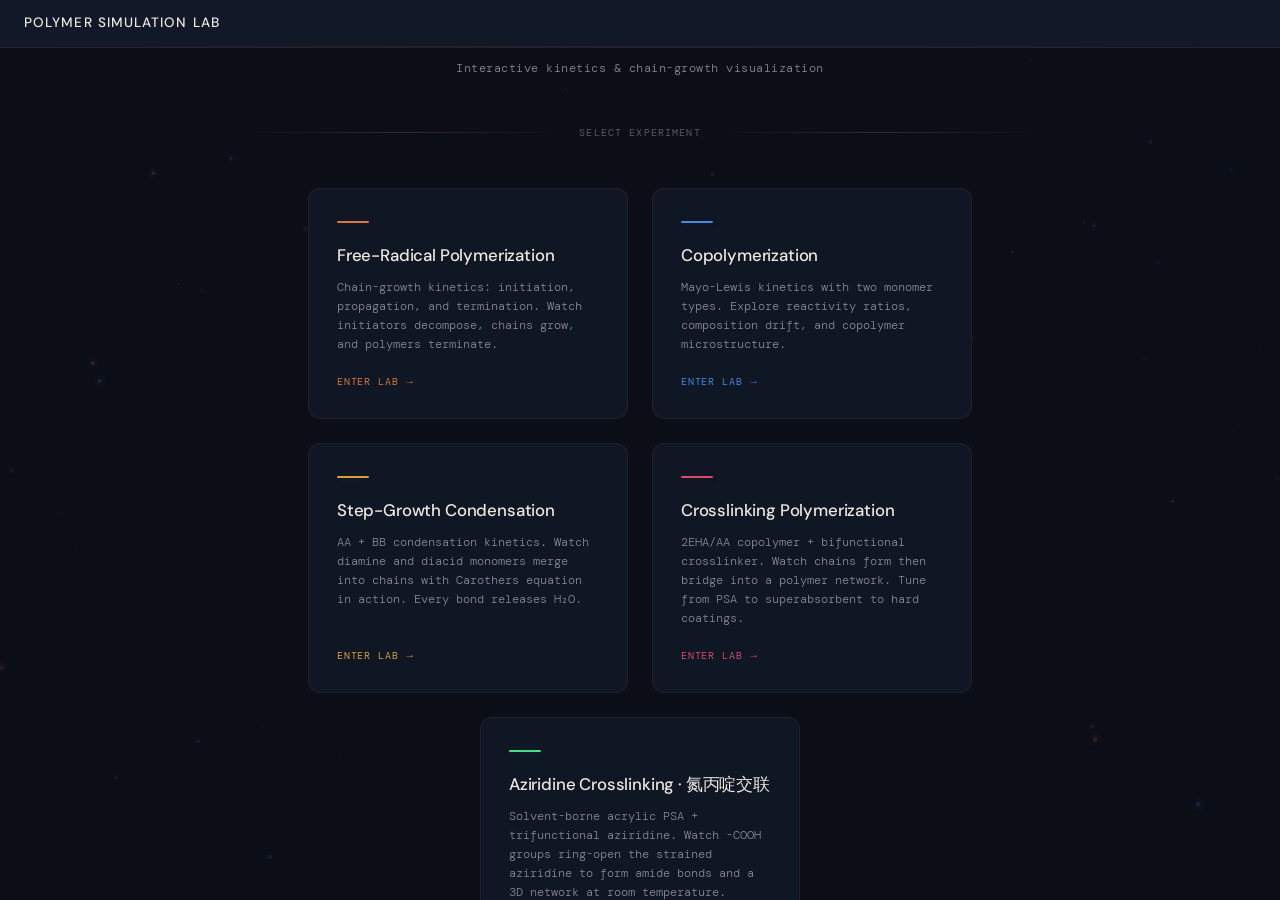
<file: index.html>
<!DOCTYPE html>
<html lang="en">
<head>
  <meta charset="UTF-8">
  <meta name="viewport" content="width=device-width, initial-scale=1.0">
  <title>Polymer Simulation Lab</title>
  <link rel="stylesheet" href="css/style.css">
</head>
<body>
  <div id="app">
    <header id="header">
      <h1>Polymer Simulation Lab</h1>
    </header>
    <main id="landing">
      <canvas id="landing-canvas"></canvas>
      <div class="landing-content">
        <h1>Polymer<br><span class="copper">Simulation</span> <span class="cobalt">Lab</span></h1>
        <p class="landing-subtitle">Interactive kinetics &amp; chain-growth visualization</p>
        <div class="landing-divider">Select Experiment</div>
        <div class="sim-cards">
          <a href="free-radical/index.html" class="sim-card card-radical">
            <div class="sim-card-accent"></div>
            <h2>Free-Radical Polymerization</h2>
            <p>Chain-growth kinetics: initiation, propagation, and termination. Watch initiators decompose, chains grow, and polymers terminate.</p>
            <div class="sim-card-footer">
              Enter Lab <span class="arrow">→</span>
            </div>
          </a>
          <a href="copolymer/index.html" class="sim-card card-copolymer">
            <div class="sim-card-accent"></div>
            <h2>Copolymerization</h2>
            <p>Mayo-Lewis kinetics with two monomer types. Explore reactivity ratios, composition drift, and copolymer microstructure.</p>
            <div class="sim-card-footer">
              Enter Lab <span class="arrow">→</span>
            </div>
          </a>
          <a href="step-growth/index.html" class="sim-card card-stepgrowth">
            <div class="sim-card-accent"></div>
            <h2>Step-Growth Condensation</h2>
            <p>AA + BB condensation kinetics. Watch diamine and diacid monomers merge into chains with Carothers equation in action. Every bond releases H₂O.</p>
            <div class="sim-card-footer">
              Enter Lab <span class="arrow">→</span>
            </div>
          </a>
          <a href="crosslink/index.html" class="sim-card card-crosslink">
            <div class="sim-card-accent"></div>
            <h2>Crosslinking Polymerization</h2>
            <p>2EHA/AA copolymer + bifunctional crosslinker. Watch chains form then bridge into a polymer network. Tune from PSA to superabsorbent to hard coatings.</p>
            <div class="sim-card-footer">
              Enter Lab <span class="arrow">→</span>
            </div>
          </a>
          <a href="crosslink/aziridine.html" class="sim-card card-aziridine">
            <div class="sim-card-accent"></div>
            <h2>Aziridine Crosslinking · 氮丙啶交联</h2>
            <p>Solvent-borne acrylic PSA + trifunctional aziridine. Watch -COOH groups ring-open the strained aziridine to form amide bonds and a 3D network at room temperature. Flory-Stockmayer gel point p_c = 0.5.</p>
            <div class="sim-card-footer">
              Enter Lab <span class="arrow">→</span>
            </div>
          </a>
        </div>
      </div>
    </main>
  </div>
  <script>
    (function() {
      const canvas = document.getElementById('landing-canvas');
      const ctx = canvas.getContext('2d');
      let w, h, particles = [];

      function resize() {
        w = canvas.width = window.innerWidth;
        h = canvas.height = window.innerHeight;
      }
      window.addEventListener('resize', resize);
      resize();

      const COUNT = 60;
      for (let i = 0; i < COUNT; i++) {
        particles.push({
          x: Math.random() * w,
          y: Math.random() * h,
          vx: (Math.random() - 0.5) * 0.3,
          vy: (Math.random() - 0.5) * 0.3,
          r: Math.random() * 2 + 0.5,
          alpha: Math.random() * 0.3 + 0.1,
          type: Math.random() > 0.5 ? 'copper' : 'cobalt'
        });
      }

      function draw() {
        ctx.clearRect(0, 0, w, h);
        for (const p of particles) {
          p.x += p.vx;
          p.y += p.vy;
          if (p.x < 0) p.x = w;
          if (p.x > w) p.x = 0;
          if (p.y < 0) p.y = h;
          if (p.y > h) p.y = 0;

          ctx.beginPath();
          ctx.arc(p.x, p.y, p.r, 0, Math.PI * 2);
          const color = p.type === 'copper' ? '217, 119, 66' : '72, 136, 221';
          ctx.fillStyle = `rgba(${color}, ${p.alpha})`;
          ctx.fill();

          if (p.r > 1.5) {
            ctx.beginPath();
            ctx.arc(p.x, p.y, p.r * 3, 0, Math.PI * 2);
            ctx.fillStyle = `rgba(${color}, ${p.alpha * 0.15})`;
            ctx.fill();
          }
        }

        // subtle connecting lines between nearby particles
        for (let i = 0; i < particles.length; i++) {
          for (let j = i + 1; j < particles.length; j++) {
            const dx = particles[i].x - particles[j].x;
            const dy = particles[i].y - particles[j].y;
            const dist = Math.sqrt(dx * dx + dy * dy);
            if (dist < 120) {
              ctx.beginPath();
              ctx.moveTo(particles[i].x, particles[i].y);
              ctx.lineTo(particles[j].x, particles[j].y);
              ctx.strokeStyle = `rgba(217, 119, 66, ${0.04 * (1 - dist / 120)})`;
              ctx.lineWidth = 0.5;
              ctx.stroke();
            }
          }
        }

        requestAnimationFrame(draw);
      }
      draw();
    })();
  </script>
</body>
</html>
</file>
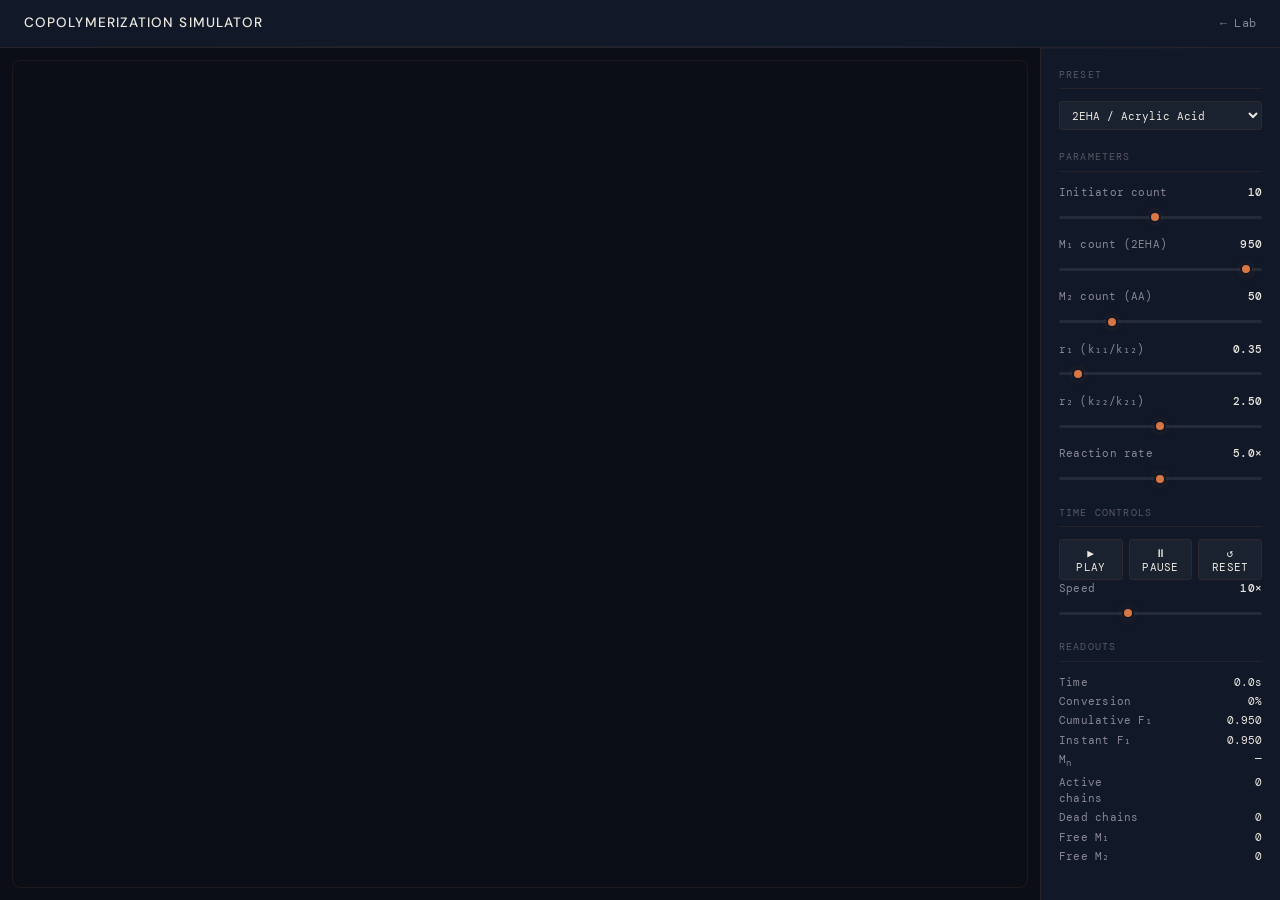
<file: copolymer/index.html>
<!DOCTYPE html>
<html lang="en">
<head>
  <meta charset="UTF-8">
  <meta name="viewport" content="width=device-width, initial-scale=1.0">
  <title>Copolymerization Simulator</title>
  <link rel="stylesheet" href="../css/style.css">
</head>
<body>
  <div id="app">
    <header id="header">
      <h1>Copolymerization Simulator</h1>
      <a href="../index.html" class="back-link">← Lab</a>
    </header>
    <main id="main">
      <div id="canvas-container">
        <canvas id="sim-canvas"></canvas>
        <div id="callout" class="hidden">
          <div id="callout-title"></div>
          <canvas id="callout-canvas" width="140" height="100"></canvas>
        </div>
      </div>
      <aside id="panel">
        <section class="panel-section">
          <h2>Preset</h2>
          <div class="param">
            <select id="preset-select">
              <option value="2eha-aa" selected>2EHA / Acrylic Acid</option>
              <option value="ideal">Ideal (r₁=r₂=1)</option>
              <option value="alternating">Alternating (r₁=r₂≈0)</option>
              <option value="styrene-an">Styrene / Acrylonitrile</option>
            </select>
          </div>
        </section>
        <section class="panel-section">
          <h2>Parameters</h2>
          <div class="param">
            <label>Initiator count <span id="val-initiator">10</span></label>
            <input type="range" id="slider-initiator" min="1" max="20" value="10" step="1">
          </div>
          <div class="param">
            <label>M₁ count (2EHA) <span id="val-monomer-a">950</span></label>
            <input type="range" id="slider-monomer-a" min="10" max="1000" value="950" step="10">
          </div>
          <div class="param">
            <label>M₂ count (AA) <span id="val-monomer-b">50</span></label>
            <input type="range" id="slider-monomer-b" min="1" max="200" value="50" step="1">
          </div>
          <div class="param">
            <label>r₁ (k₁₁/k₁₂) <span id="val-r1">0.35</span></label>
            <input type="range" id="slider-r1" min="0.01" max="5.0" value="0.35" step="0.01">
          </div>
          <div class="param">
            <label>r₂ (k₂₂/k₂₁) <span id="val-r2">2.50</span></label>
            <input type="range" id="slider-r2" min="0.01" max="5.0" value="2.5" step="0.01">
          </div>
          <div class="param">
            <label>Reaction rate <span id="val-rate">5.0×</span></label>
            <input type="range" id="slider-rate" min="0.1" max="10.0" value="5.0" step="0.1">
          </div>
        </section>
        <section class="panel-section">
          <h2>Time Controls</h2>
          <div class="btn-row">
            <button id="btn-play">▶ Play</button>
            <button id="btn-pause">⏸ Pause</button>
            <button id="btn-reset">↺ Reset</button>
          </div>
          <div class="param">
            <label>Speed <span id="val-speed">10×</span></label>
            <input type="range" id="slider-speed" min="0.25" max="30" value="10" step="0.25">
          </div>
        </section>
        <section class="panel-section">
          <h2>Readouts</h2>
          <dl id="readouts">
            <dt>Time</dt><dd id="ro-time">0.0s</dd>
            <dt>Conversion</dt><dd id="ro-conversion">0%</dd>
            <dt>Cumulative F₁</dt><dd id="ro-cumulative-f1">0.950</dd>
            <dt>Instant F₁</dt><dd id="ro-instant-f1">0.950</dd>
            <dt>M<sub>n</sub></dt><dd id="ro-mn">—</dd>
            <dt>Active chains</dt><dd id="ro-chains">0</dd>
            <dt>Dead chains</dt><dd id="ro-dead">0</dd>
            <dt>Free M₁</dt><dd id="ro-free-a">0</dd>
            <dt>Free M₂</dt><dd id="ro-free-b">0</dd>
          </dl>
        </section>
      </aside>
    </main>
  </div>
  <script src="bundle.js"></script>
</body>
</html>
</file>
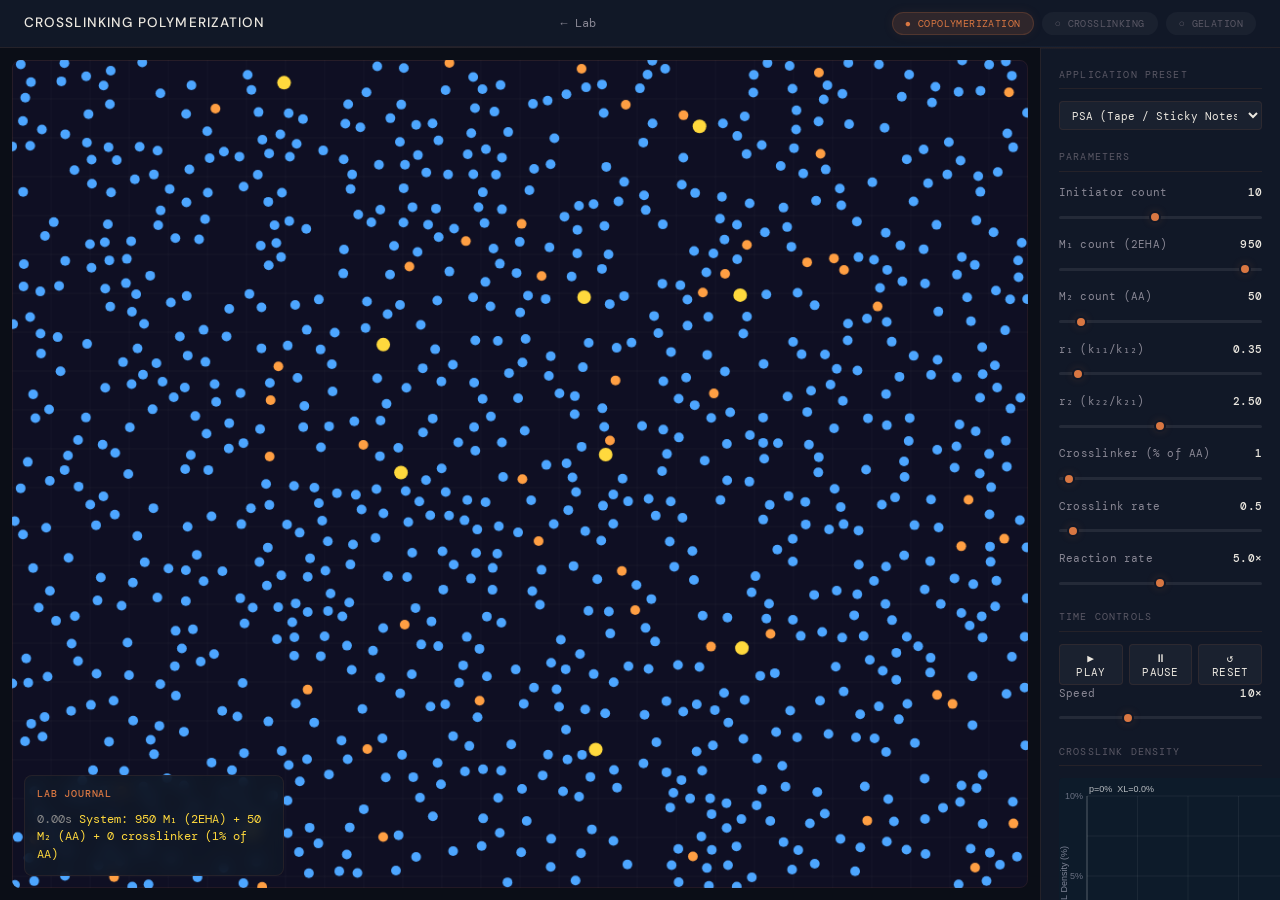
<file: crosslink/index.html>
<!DOCTYPE html>
<html lang="en">
<head>
  <meta charset="UTF-8">
  <meta name="viewport" content="width=device-width, initial-scale=1.0">
  <title>Crosslinking Polymerization Simulator</title>
  <link rel="stylesheet" href="../css/style.css">
</head>
<body>
  <div id="app">
    <header id="header">
      <h1>Crosslinking Polymerization</h1>
      <a href="../index.html" class="back-link">← Lab</a>
      <div id="stage-badges">
        <span id="badge-copolymerization" class="badge active">● Copolymerization</span>
        <span id="badge-crosslinking" class="badge">○ Crosslinking</span>
        <span id="badge-gelation" class="badge">○ Gelation</span>
      </div>
    </header>
    <main id="main">
      <div id="canvas-container">
        <canvas id="sim-canvas"></canvas>
        <div id="callout" class="hidden">
          <div id="callout-title"></div>
          <canvas id="callout-canvas" width="140" height="100"></canvas>
        </div>
        <div id="lab-journal">
          <div id="lab-journal-title">Lab Journal</div>
          <ul id="lab-journal-list"></ul>
        </div>
      </div>
      <aside id="panel">
        <section class="panel-section">
          <h2>Application Preset</h2>
          <div class="param">
            <select id="preset-select">
              <option value="psa" selected>PSA (Tape / Sticky Notes)</option>
              <option value="sap">SAP (Diapers / Water Retention)</option>
              <option value="hard-coating">Hard Coating (Automotive Clear Coat)</option>
              <option value="hydrogel">Hydrogel (Drug Delivery)</option>
            </select>
          </div>
        </section>
        <section class="panel-section">
          <h2>Parameters</h2>
          <div class="param">
            <label>Initiator count <span id="val-initiator">10</span></label>
            <input type="range" id="slider-initiator" min="1" max="20" value="10" step="1">
          </div>
          <div class="param">
            <label>M₁ count (2EHA) <span id="val-monomer-a">950</span></label>
            <input type="range" id="slider-monomer-a" min="100" max="1000" value="950" step="10">
          </div>
          <div class="param">
            <label>M₂ count (AA) <span id="val-monomer-b">50</span></label>
            <input type="range" id="slider-monomer-b" min="10" max="500" value="50" step="5">
          </div>
          <div class="param">
            <label>r₁ (k₁₁/k₁₂) <span id="val-r1">0.35</span></label>
            <input type="range" id="slider-r1" min="0.01" max="5.0" value="0.35" step="0.01">
          </div>
          <div class="param">
            <label>r₂ (k₂₂/k₂₁) <span id="val-r2">2.50</span></label>
            <input type="range" id="slider-r2" min="0.01" max="5.0" value="2.50" step="0.01">
          </div>
          <div class="param">
            <label>Crosslinker (% of AA) <span id="val-crosslinker">1</span></label>
            <input type="range" id="slider-crosslinker" min="0" max="50" value="1" step="1">
          </div>
          <div class="param">
            <label>Crosslink rate <span id="val-xrate">0.5</span></label>
            <input type="range" id="slider-xrate" min="0.1" max="10.0" value="0.5" step="0.1">
          </div>
          <div class="param">
            <label>Reaction rate <span id="val-rate">5.0×</span></label>
            <input type="range" id="slider-rate" min="0.1" max="10.0" value="5.0" step="0.1">
          </div>
        </section>
        <section class="panel-section">
          <h2>Time Controls</h2>
          <div class="btn-row">
            <button id="btn-play">▶ Play</button>
            <button id="btn-pause">⏸ Pause</button>
            <button id="btn-reset">↺ Reset</button>
          </div>
          <div class="param">
            <label>Speed <span id="val-speed">10×</span></label>
            <input type="range" id="slider-speed" min="0.25" max="30" value="10" step="0.25">
          </div>
        </section>
        <section class="panel-section">
          <h2>Crosslink Density</h2>
          <canvas id="diagram-canvas" width="240" height="200" style="display:block;margin:0 auto;background:#0d1b2a;border-radius:4px;"></canvas>
        </section>
        <section class="panel-section">
          <h2>Readouts</h2>
          <dl id="readouts">
            <dt>Time</dt><dd id="ro-time">0.0s</dd>
            <dt>Conversion</dt><dd id="ro-conversion">0%</dd>
            <dt>M<sub>n</sub></dt><dd id="ro-mn">—</dd>
            <dt>M<sub>w</sub></dt><dd id="ro-mw">—</dd>
            <dt>PDI</dt><dd id="ro-pdi">—</dd>
            <dt>XL Density</dt><dd id="ro-xldensity">0.0%</dd>
            <dt>Network Chains</dt><dd id="ro-net-chains">0</dd>
            <dt>Active Chains</dt><dd id="ro-chains">0</dd>
            <dt>Dead Chains</dt><dd id="ro-dead">0</dd>
            <dt>Gel Point</dt><dd id="ro-gelpoint">○</dd>
          </dl>
        </section>
      </aside>
    </main>
  </div>
  <script src="bundle.js"></script>
</body>
</html>
</file>
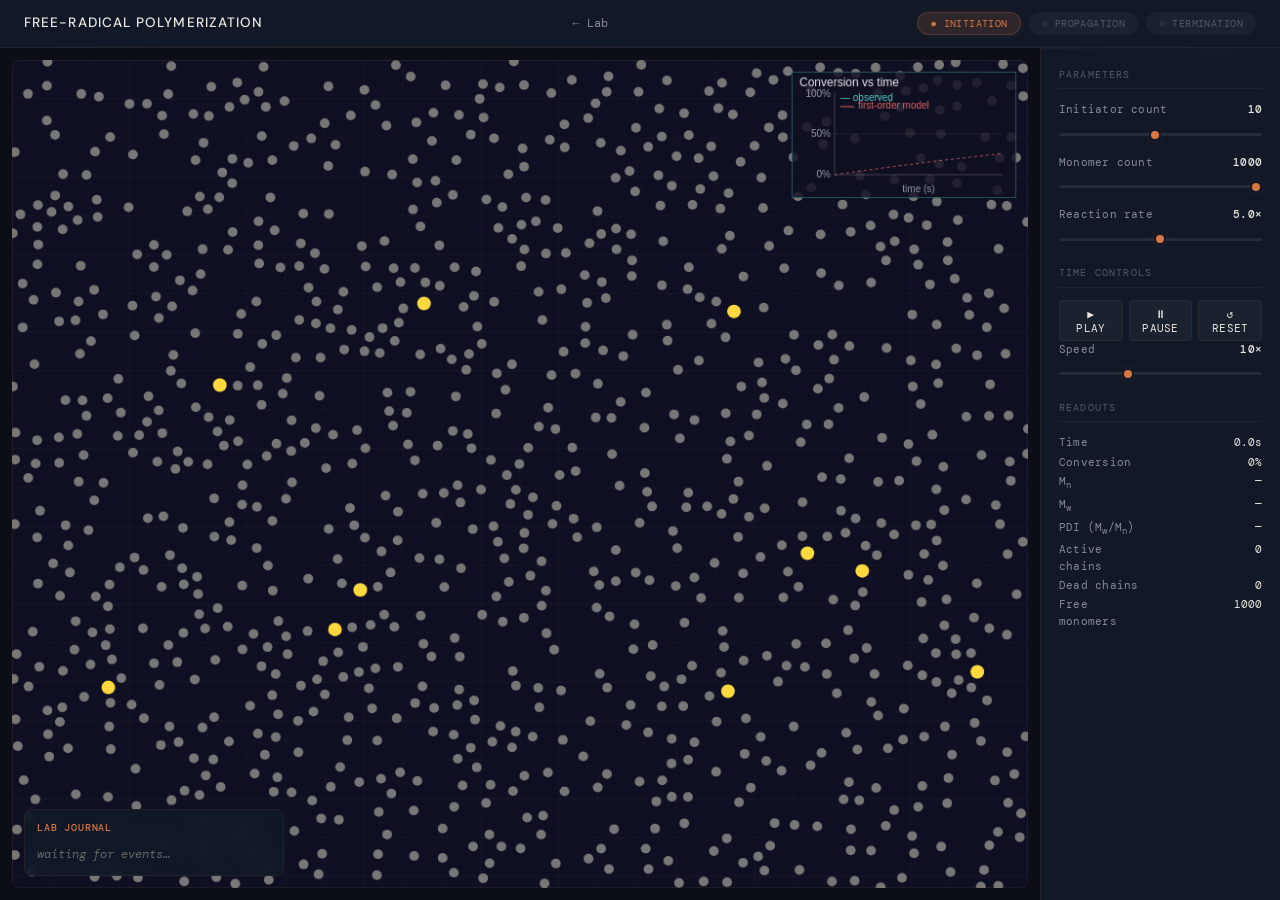
<file: free-radical/index.html>
<!DOCTYPE html>
<html lang="en">
<head>
  <meta charset="UTF-8">
  <meta name="viewport" content="width=device-width, initial-scale=1.0">
  <title>Free-Radical Polymerization Simulator</title>
  <link rel="stylesheet" href="../css/style.css">
</head>
<body>
  <div id="app">
    <header id="header">
      <h1>Free-Radical Polymerization</h1>
      <a href="../index.html" class="back-link">← Lab</a>
      <div id="stage-badges">
        <span id="badge-initiation" class="badge active">● Initiation</span>
        <span id="badge-propagation" class="badge">○ Propagation</span>
        <span id="badge-termination" class="badge">○ Termination</span>
      </div>
    </header>
    <main id="main">
      <div id="canvas-container">
        <canvas id="sim-canvas"></canvas>
        <div id="callout" class="hidden">
          <div id="callout-title"></div>
          <canvas id="callout-canvas" width="140" height="100"></canvas>
        </div>
        <div id="lab-journal">
          <div id="lab-journal-title">Lab Journal</div>
          <ul id="lab-journal-list"></ul>
        </div>
      </div>
      <aside id="panel">
        <section class="panel-section">
          <h2>Parameters</h2>
          <div class="param">
            <label>Initiator count <span id="val-initiator">10</span></label>
            <input type="range" id="slider-initiator" min="1" max="20" value="10" step="1">
          </div>
          <div class="param">
            <label>Monomer count <span id="val-monomer">1000</span></label>
            <input type="range" id="slider-monomer" min="20" max="1000" value="1000" step="10">
          </div>
          <div class="param">
            <label>Reaction rate <span id="val-rate">5.0×</span></label>
            <input type="range" id="slider-rate" min="0.1" max="10.0" value="5.0" step="0.1">
          </div>
        </section>
        <section class="panel-section">
          <h2>Time Controls</h2>
          <div class="btn-row">
            <button id="btn-play">▶ Play</button>
            <button id="btn-pause">⏸ Pause</button>
            <button id="btn-reset">↺ Reset</button>
          </div>
          <div class="param">
            <label>Speed <span id="val-speed">10×</span></label>
            <input type="range" id="slider-speed" min="0.25" max="30" value="10" step="0.25">
          </div>
        </section>
        <section class="panel-section">
          <h2>Readouts</h2>
          <dl id="readouts">
            <dt>Time</dt><dd id="ro-time">0.0s</dd>
            <dt>Conversion</dt><dd id="ro-conversion">0%</dd>
            <dt>M<sub>n</sub></dt><dd id="ro-mn">—</dd>
            <dt>M<sub>w</sub></dt><dd id="ro-mw">—</dd>
            <dt>PDI (M<sub>w</sub>/M<sub>n</sub>)</dt><dd id="ro-pdi">—</dd>
            <dt>Active chains</dt><dd id="ro-chains">0</dd>
            <dt>Dead chains</dt><dd id="ro-dead">0</dd>
            <dt>Free monomers</dt><dd id="ro-monomers">0</dd>
          </dl>
        </section>
      </aside>
    </main>
  </div>
  <script src="bundle.js"></script>
</body>
</html>
</file>
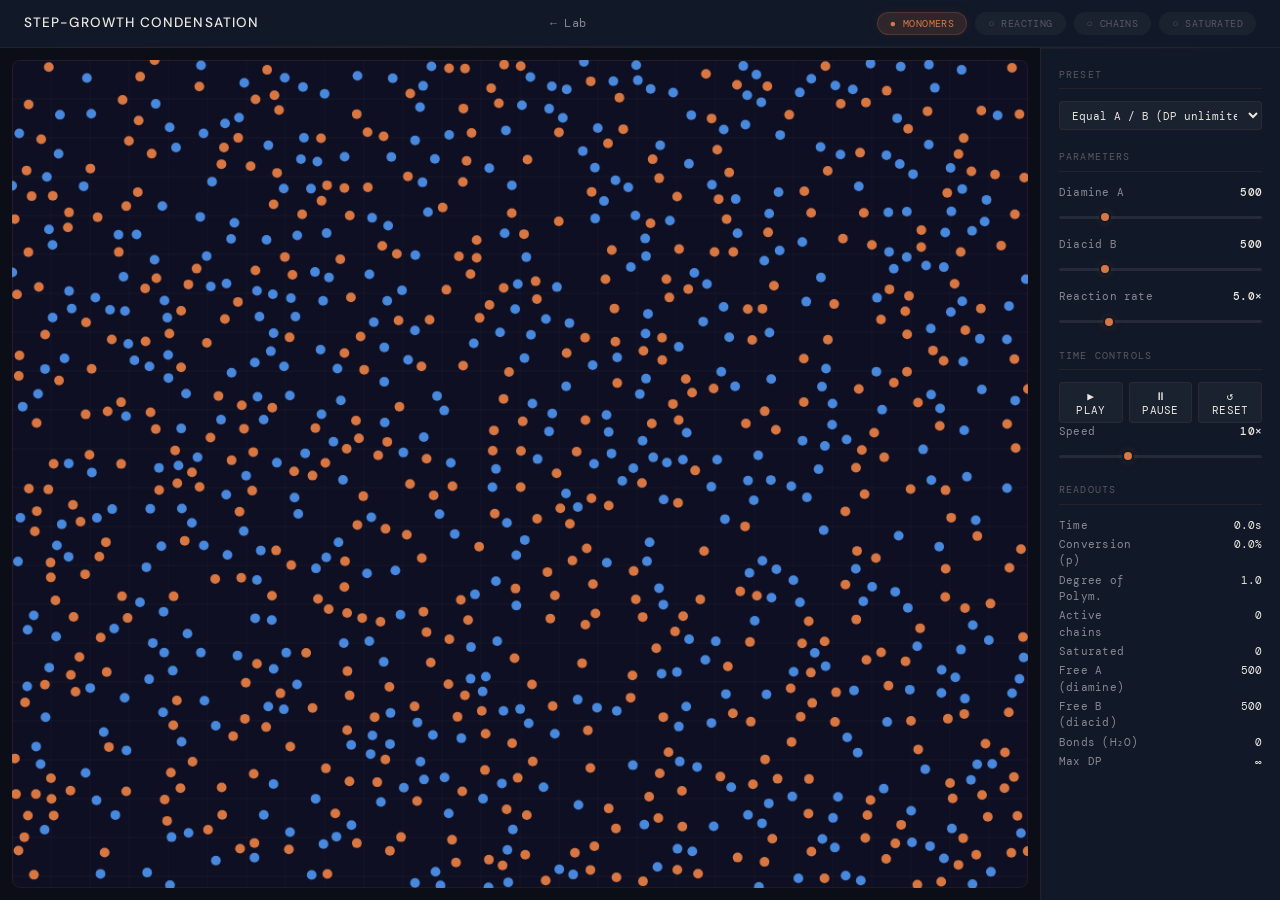
<file: step-growth/index.html>
<!DOCTYPE html>
<html lang="en">
<head>
  <meta charset="UTF-8">
  <meta name="viewport" content="width=device-width, initial-scale=1.0">
  <title>Step-Growth Condensation</title>
  <link rel="stylesheet" href="../css/style.css">
</head>
<body>
  <div id="app">
    <header id="header">
      <h1>Step-Growth Condensation</h1>
      <a href="../index.html" class="back-link">← Lab</a>
      <div id="stage-badges">
        <span id="badge-monomers" class="badge active">● Monomers</span>
        <span id="badge-reacting" class="badge">○ Reacting</span>
        <span id="badge-chains" class="badge">○ Chains</span>
        <span id="badge-saturated" class="badge">○ Saturated</span>
      </div>
    </header>
    <main id="main">
      <div id="canvas-container">
        <canvas id="sim-canvas"></canvas>
        <div id="callout" class="hidden">
          <div id="callout-title"></div>
          <canvas id="callout-canvas" width="140" height="100"></canvas>
        </div>
      </div>
      <aside id="panel">
        <section class="panel-section">
          <h2>Preset</h2>
          <div class="param">
            <select id="preset-select">
              <option value="equal" selected>Equal A / B (DP unlimited)</option>
              <option value="nylon66">Nylon-6,6 (balanced)</option>
              <option value="b-excess">B in Excess (MW limited)</option>
              <option value="a-excess">A in Excess (MW limited)</option>
            </select>
          </div>
        </section>
        <section class="panel-section">
          <h2>Parameters</h2>
          <div class="param">
            <label>Diamine A <span id="val-monomer-a">500</span></label>
            <input type="range" id="slider-monomer-a" min="100" max="2000" value="500" step="10">
          </div>
          <div class="param">
            <label>Diacid B <span id="val-monomer-b">500</span></label>
            <input type="range" id="slider-monomer-b" min="100" max="2000" value="500" step="10">
          </div>
          <div class="param">
            <label>Reaction rate <span id="val-rate">5.0×</span></label>
            <input type="range" id="slider-rate" min="0.5" max="20.0" value="5.0" step="0.1">
          </div>
        </section>
        <section class="panel-section">
          <h2>Time Controls</h2>
          <div class="btn-row">
            <button id="btn-play">▶ Play</button>
            <button id="btn-pause">⏸ Pause</button>
            <button id="btn-reset">↺ Reset</button>
          </div>
          <div class="param">
            <label>Speed <span id="val-speed">10×</span></label>
            <input type="range" id="slider-speed" min="0.25" max="30" value="10" step="0.25">
          </div>
        </section>
        <section class="panel-section">
          <h2>Readouts</h2>
          <dl id="readouts">
            <dt>Time</dt><dd id="ro-time">0.0s</dd>
            <dt>Conversion (p)</dt><dd id="ro-conversion">0.0%</dd>
            <dt>Degree of Polym.</dt><dd id="ro-dp">0.0</dd>
            <dt>Active chains</dt><dd id="ro-chains">0</dd>
            <dt>Saturated</dt><dd id="ro-dead">0</dd>
            <dt>Free A (diamine)</dt><dd id="ro-free-a">0</dd>
            <dt>Free B (diacid)</dt><dd id="ro-free-b">0</dd>
            <dt>Bonds (H₂O)</dt><dd id="ro-byproduct">0</dd>
            <dt>Max DP</dt><dd id="ro-max-dp">∞</dd>
          </dl>
        </section>
      </aside>
    </main>
  </div>
  <script src="bundle.js"></script>
</body>
</html>
</file>
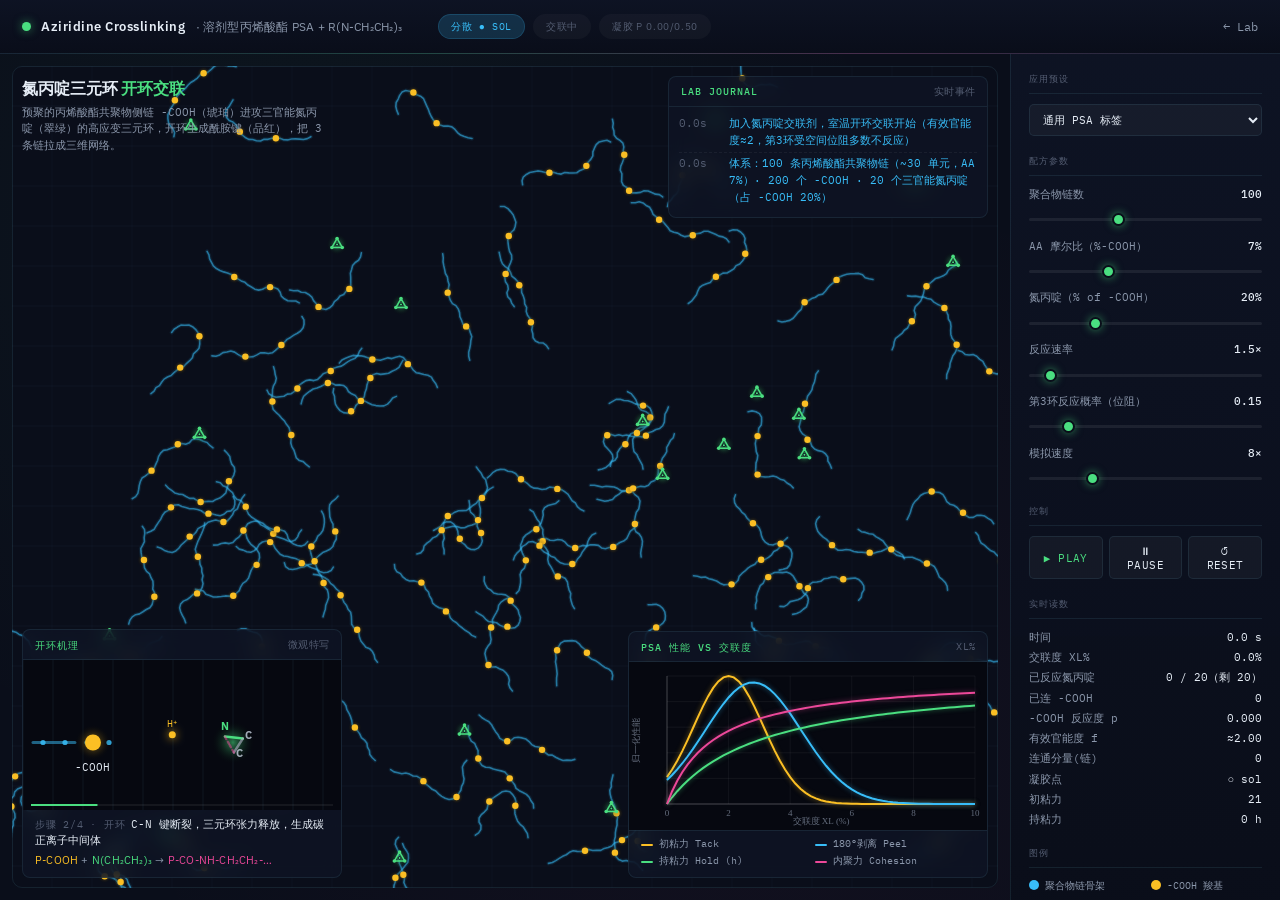
<file: crosslink/aziridine.html>
<!DOCTYPE html>
<html lang="zh-CN">
<head>
<meta charset="UTF-8">
<meta name="viewport" content="width=device-width, initial-scale=1.0">
<title>Aziridine Crosslinking · 氮丙啶交联（溶剂型丙烯酸酯压敏胶）</title>
<link rel="preconnect" href="https://fonts.googleapis.com">
<link rel="preconnect" href="https://fonts.gstatic.com" crossorigin>
<link href="https://fonts.googleapis.com/css2?family=IBM+Plex+Mono:wght@300;400;500;600&family=IBM+Plex+Sans:wght@300;400;500;600;700&display=swap" rel="stylesheet">
<style>
/* ════════════════════════════════════════════════════════════
   AZIRIDINE CROSSLINKING SIMULATOR — self-contained
   溶剂型丙烯酸酯压敏胶 + 三官能氮丙啶室温交联
   全新视觉：深空黑 + 实验室玻璃质感
   翠绿=氮丙啶 / 琥珀=-COOH / 青色=聚合物链 / 品红=酰胺键
   ════════════════════════════════════════════════════════════ */
:root {
  --bg-void: #060810;
  --bg-deep: #0a0e1a;
  --bg-glass: rgba(16, 22, 38, 0.72);
  --bg-glass-strong: rgba(20, 28, 48, 0.92);
  --grid-line: rgba(120, 200, 220, 0.04);

  --aziridine: #4ade80;          /* 翠绿 — 氮丙啶 */
  --aziridine-soft: rgba(74, 222, 128, 0.18);
  --aziridine-glow: rgba(74, 222, 128, 0.55);
  --cooh: #fbbf24;               /* 琥珀 — 羧基 -COOH */
  --cooh-soft: rgba(251, 191, 36, 0.20);
  --chain: #38bdf8;              /* 青 — 聚合物链骨架 */
  --chain-soft: rgba(56, 189, 248, 0.18);
  --amide: #ec4899;              /* 品红 — 酰胺键（开环产物） */
  --amide-soft: rgba(236, 72, 153, 0.22);
  --amide-glow: rgba(236, 72, 153, 0.65);

  --text: #e6edf6;
  --text-dim: #8b97ab;
  --text-faint: #545d72;
  --line: rgba(120, 200, 220, 0.10);
  --line-strong: rgba(120, 200, 220, 0.22);

  --font-ui: 'IBM Plex Mono', 'Courier New', monospace;
  --font-display: 'IBM Plex Sans', 'Segoe UI', sans-serif;
}

*, *::before, *::after { box-sizing: border-box; margin: 0; padding: 0; }

html, body { height: 100%; }
body {
  font-family: var(--font-ui);
  background: var(--bg-void);
  color: var(--text);
  overflow: hidden;
  font-size: 13px;
  line-height: 1.5;
  -webkit-font-smoothing: antialiased;
}

::-webkit-scrollbar { width: 5px; height: 5px; }
::-webkit-scrollbar-track { background: transparent; }
::-webkit-scrollbar-thumb { background: rgba(74,222,128,0.25); border-radius: 3px; }

/* ── App shell ── */
#app { display: flex; flex-direction: column; height: 100vh; }

/* ── Header ── */
#header {
  display: flex;
  align-items: center;
  gap: 18px;
  padding: 0 22px;
  height: 54px;
  background: linear-gradient(180deg, rgba(14,20,36,0.95), rgba(10,14,26,0.95));
  border-bottom: 1px solid var(--line);
  flex-shrink: 0;
  position: relative;
  z-index: 10;
}
#header::after {
  content: '';
  position: absolute; left: 0; right: 0; bottom: -1px; height: 1px;
  background: linear-gradient(90deg, transparent, var(--aziridine-soft), var(--amide-soft), transparent);
}
.brand {
  display: flex; align-items: center; gap: 10px;
  font-family: var(--font-display);
  font-size: 0.82rem; font-weight: 600; letter-spacing: 0.04em;
}
.brand .dot {
  width: 9px; height: 9px; border-radius: 50%;
  background: var(--aziridine);
  box-shadow: 0 0 10px var(--aziridine-glow);
}
.brand .chem {
  color: var(--text-dim);
  font-weight: 400;
  font-size: 0.72rem;
  letter-spacing: 0.02em;
}
.back-link {
  margin-left: auto;
  color: var(--text-dim);
  text-decoration: none;
  font-size: 0.72rem;
  transition: color 0.2s;
}
.back-link:hover { color: var(--aziridine); }

/* ── Gel status pills ── */
#pills {
  display: flex; gap: 8px;
  margin-left: 18px;
}
.pill {
  font-size: 0.64rem;
  padding: 4px 12px 3px;
  border-radius: 100px;
  background: rgba(255,255,255,0.03);
  color: var(--text-faint);
  border: 1px solid transparent;
  letter-spacing: 0.06em;
  text-transform: uppercase;
  transition: all 0.4s ease;
  font-variant-numeric: tabular-nums;
}
.pill.active { color: var(--text); }
.pill#pill-disperse.active { color: var(--chain); border-color: var(--chain-soft); background: var(--chain-soft); }
.pill#pill-crosslink.active { color: var(--aziridine); border-color: var(--aziridine-soft); background: var(--aziridine-soft); }
.pill#pill-gel.active {
  color: var(--amide);
  border-color: var(--amide-soft);
  background: var(--amide-soft);
  box-shadow: 0 0 14px var(--amide-soft);
}
.pill .v { color: inherit; opacity: 0.95; margin-left: 4px; }
.pill#pill-gel.formula { font-family: var(--font-display); }

/* ── Main layout ── */
#main { display: flex; flex: 1; min-height: 0; }

/* ── Canvas stage ── */
#stage {
  flex: 1;
  position: relative;
  background:
    radial-gradient(ellipse at 30% 20%, rgba(74,222,128,0.04), transparent 60%),
    radial-gradient(ellipse at 75% 80%, rgba(236,72,153,0.04), transparent 60%),
    var(--bg-deep);
  overflow: hidden;
}
#stage::before {
  content: '';
  position: absolute; inset: 12px;
  border: 1px solid var(--line);
  border-radius: 10px;
  pointer-events: none;
  z-index: 1;
}
#sim-canvas {
  position: absolute;
  inset: 12px;
  width: calc(100% - 24px);
  height: calc(100% - 24px);
  border-radius: 10px;
  display: block;
}

/* ── Overlay panels on canvas ── */
.overlay {
  position: absolute;
  background: var(--bg-glass);
  backdrop-filter: blur(10px);
  -webkit-backdrop-filter: blur(10px);
  border: 1px solid var(--line);
  border-radius: 8px;
  z-index: 5;
}
.overlay-title {
  font-size: 0.6rem;
  color: var(--aziridine);
  text-transform: uppercase;
  letter-spacing: 0.10em;
  font-weight: 500;
  padding: 8px 12px 6px;
  border-bottom: 1px solid var(--line);
  display: flex; align-items: center; justify-content: space-between;
}
.overlay-title .sub {
  color: var(--text-faint);
  font-weight: 400;
  text-transform: none;
  letter-spacing: 0.02em;
  font-size: 0.62rem;
}

/* Mechanism micro-animation — bottom-left */
#mech-panel {
  bottom: 22px;
  left: 22px;
  width: 320px;
}
#mech-canvas { display: block; width: 100%; height: 150px; background: rgba(6,8,16,0.6); }
#mech-caption {
  padding: 7px 12px 9px;
  font-size: 0.68rem;
  color: var(--text);
  line-height: 1.45;
}
#mech-caption .step {
  color: var(--text-faint);
  font-size: 0.6rem;
  text-transform: uppercase;
  letter-spacing: 0.08em;
  margin-right: 6px;
}
#mech-caption .formula {
  display: block;
  margin-top: 4px;
  font-family: var(--font-display);
  color: var(--text-dim);
  font-size: 0.66rem;
  letter-spacing: 0.02em;
}
#mech-caption .formula .amide { color: var(--amide); }
#mech-caption .formula .aziridine { color: var(--aziridine); }
#mech-caption .formula .cooh { color: var(--cooh); }

/* Performance chart — bottom-right */
#perf-panel {
  bottom: 22px;
  right: 22px;
  width: 360px;
}
#perf-canvas { display: block; width: 100%; height: 168px; background: rgba(6,8,16,0.6); }
#perf-legend {
  padding: 6px 12px 8px;
  display: grid;
  grid-template-columns: 1fr 1fr;
  gap: 2px 14px;
  font-size: 0.62rem;
  border-top: 1px solid var(--line);
}
#perf-legend .item { display: flex; align-items: center; gap: 6px; color: var(--text-dim); }
#perf-legend .swatch { width: 12px; height: 2px; border-radius: 1px; }

/* Lab journal — top-right */
#journal-panel {
  top: 22px;
  right: 22px;
  width: 320px;
  max-height: 260px;
  display: flex; flex-direction: column;
}
#journal-list {
  list-style: none;
  padding: 6px 10px 8px;
  margin: 0;
  overflow-y: auto;
  font-size: 0.7rem;
  line-height: 1.55;
  flex: 1;
  max-height: 210px;
}
#journal-list li {
  padding: 2px 0;
  border-bottom: 1px dashed rgba(255,255,255,0.05);
  display: flex; gap: 8px;
}
#journal-list li:last-child { border-bottom: none; }
#journal-list .t { color: var(--text-faint); width: 42px; flex-shrink: 0; font-variant-numeric: tabular-nums; }
#journal-list .m { flex: 1; }
#journal-list .ev-xlink { color: var(--amide); }
#journal-list .ev-branch { color: var(--cooh); }
#journal-list .ev-gel { color: var(--aziridine); font-weight: 500; }
#journal-list .ev-init { color: var(--chain); }
#journal-list li.empty { color: var(--text-faint); font-style: italic; }

/* Title callout — top-left */
#title-callout {
  position: absolute;
  top: 22px; left: 22px;
  z-index: 5;
  max-width: 320px;
  pointer-events: none;
}
#title-callout h2 {
  font-family: var(--font-display);
  font-size: 1.0rem;
  font-weight: 600;
  letter-spacing: -0.005em;
  margin-bottom: 4px;
  color: var(--text);
}
#title-callout h2 .accent { color: var(--aziridine); }
#title-callout p {
  font-size: 0.68rem;
  color: var(--text-dim);
  line-height: 1.5;
  max-width: 300px;
}

/* ── Control panel ── */
#panel {
  width: 270px;
  background: linear-gradient(180deg, rgba(14,20,36,0.95), rgba(10,14,26,0.98));
  border-left: 1px solid var(--line);
  padding: 18px 18px 24px;
  overflow-y: auto;
  display: flex; flex-direction: column; gap: 18px;
  flex-shrink: 0;
}
.section h3 {
  font-size: 0.58rem;
  text-transform: uppercase;
  letter-spacing: 0.12em;
  color: var(--text-faint);
  font-weight: 500;
  padding-bottom: 7px;
  margin-bottom: 10px;
  border-bottom: 1px solid var(--line);
}
.param { margin-bottom: 11px; }
.param:last-child { margin-bottom: 0; }
.param label {
  display: flex; justify-content: space-between; align-items: baseline;
  font-size: 0.68rem;
  color: var(--text-dim);
  margin-bottom: 5px;
}
.param label .v {
  color: var(--text);
  font-weight: 500;
  font-variant-numeric: tabular-nums;
}
.param input[type="range"] {
  -webkit-appearance: none; appearance: none;
  width: 100%; height: 3px;
  background: rgba(255,255,255,0.07);
  border-radius: 2px; outline: none; cursor: pointer;
}
.param input[type="range"]::-webkit-slider-thumb {
  -webkit-appearance: none; appearance: none;
  width: 13px; height: 13px; border-radius: 50%;
  background: var(--aziridine);
  cursor: pointer;
  border: 2px solid var(--bg-deep);
  box-shadow: 0 0 8px var(--aziridine-glow);
  transition: transform 0.15s;
}
.param input[type="range"]::-webkit-slider-thumb:hover { transform: scale(1.18); }
.param input[type="range"]::-moz-range-thumb {
  width: 13px; height: 13px; border-radius: 50%;
  background: var(--aziridine);
  cursor: pointer; border: 2px solid var(--bg-deep);
  box-shadow: 0 0 8px var(--aziridine-glow);
}

select {
  font-family: var(--font-ui);
  width: 100%;
  background: rgba(255,255,255,0.04);
  color: var(--text);
  border: 1px solid var(--line);
  padding: 7px 9px;
  border-radius: 5px;
  font-size: 0.7rem;
  cursor: pointer; outline: none;
  transition: border-color 0.2s;
}
select:hover, select:focus { border-color: var(--aziridine-soft); }

.btn-row { display: flex; gap: 6px; }
button {
  font-family: var(--font-ui);
  background: rgba(255,255,255,0.04);
  color: var(--text);
  border: 1px solid var(--line);
  padding: 7px 12px 6px;
  border-radius: 5px;
  cursor: pointer;
  font-size: 0.68rem;
  flex: 1;
  transition: all 0.2s ease;
  letter-spacing: 0.04em;
  text-transform: uppercase;
}
button:hover {
  background: var(--aziridine-soft);
  border-color: var(--aziridine-soft);
  color: var(--aziridine);
}
button#btn-play { color: var(--aziridine); }
button:active { transform: scale(0.97); }

/* Readouts */
#readouts {
  display: grid;
  grid-template-columns: 1fr auto;
  gap: 4px 14px;
  font-size: 0.68rem;
}
#readouts .k { color: var(--text-dim); }
#readouts .vv {
  text-align: right;
  font-variant-numeric: tabular-nums;
  color: var(--text);
}
#readouts .vv.gel-on { color: var(--amide); font-weight: 500; }
#readouts .vv.peak { color: var(--cooh); }

/* Legend swatches in panel */
.legend-grid {
  display: grid;
  grid-template-columns: 1fr 1fr;
  gap: 5px 10px;
  font-size: 0.63rem;
}
.legend-grid .item { display: flex; align-items: center; gap: 6px; color: var(--text-dim); }
.legend-grid .sw { width: 10px; height: 10px; border-radius: 50%; flex-shrink: 0; }

@media (max-width: 900px) {
  #perf-panel, #journal-panel { display: none; }
  #mech-panel { width: 260px; }
  #panel { width: 220px; }
}
</style>
</head>
<body>
<div id="app">
  <header id="header">
    <div class="brand">
      <span class="dot"></span>
      Aziridine Crosslinking
      <span class="chem">· 溶剂型丙烯酸酯 PSA + R(N-CH₂CH₂)₃</span>
    </div>
    <div id="pills">
      <span id="pill-disperse" class="pill active">分散 ● sol</span>
      <span id="pill-crosslink" class="pill">交联中</span>
      <span id="pill-gel" class="pill formula">凝胶 p<span class="v">0.00</span>/0.50</span>
    </div>
    <a href="../index.html" class="back-link">← Lab</a>
  </header>

  <div id="main">
    <div id="stage">
      <canvas id="sim-canvas"></canvas>

      <div id="title-callout">
        <h2>氮丙啶三元环 <span class="accent">开环交联</span></h2>
        <p>预聚的丙烯酸酯共聚物侧链 -COOH（琥珀）进攻三官能氮丙啶（翠绿）的高应变三元环，开环生成酰胺键（品红），把 3 条链拉成三维网络。</p>
      </div>

      <div id="journal-panel" class="overlay">
        <div class="overlay-title">Lab Journal <span class="sub">实时事件</span></div>
        <ul id="journal-list"><li class="empty">等待事件…</li></ul>
      </div>

      <div id="mech-panel" class="overlay">
        <div class="overlay-title">开环机理 <span class="sub">微观特写</span></div>
        <canvas id="mech-canvas" width="600" height="280"></canvas>
        <div id="mech-caption">
          <span class="step" id="mech-step">步骤 1/4</span><span id="mech-text">质子化：-COOH 的 H⁺ 进攻三元环 N</span>
          <span class="formula">
            <span class="cooh">P-COOH</span> +
            <span class="aziridine">N(CH₂CH₂)₃</span>
            → <span class="amide">P-CO-NH-CH₂CH₂-…</span>
          </span>
        </div>
      </div>

      <div id="perf-panel" class="overlay">
        <div class="overlay-title">PSA 性能 vs 交联度 <span class="sub">XL%</span></div>
        <canvas id="perf-canvas" width="700" height="320"></canvas>
        <div id="perf-legend">
          <div class="item"><span class="swatch" style="background:#fbbf24"></span>初粘力 Tack</div>
          <div class="item"><span class="swatch" style="background:#38bdf8"></span>180°剥离 Peel</div>
          <div class="item"><span class="swatch" style="background:#4ade80"></span>持粘力 Hold (h)</div>
          <div class="item"><span class="swatch" style="background:#ec4899"></span>内聚力 Cohesion</div>
        </div>
      </div>
    </div>

    <aside id="panel">
      <section class="section">
        <h3>应用预设</h3>
        <select id="preset-select">
          <option value="general" selected>通用 PSA 标签</option>
          <option value="high-hold">高持粘胶带</option>
          <option value="removable">可移除标签</option>
          <option value="solvent-resist">耐溶剂标签</option>
        </select>
      </section>

      <section class="section">
        <h3>配方参数</h3>
        <div class="param">
          <label>聚合物链数 <span class="v" id="v-chains">100</span></label>
          <input type="range" id="s-chains" min="40" max="200" value="100" step="5">
        </div>
        <div class="param">
          <label>AA 摩尔比（%-COOH）<span class="v" id="v-cooh">7%</span></label>
          <input type="range" id="s-cooh" min="3" max="15" value="7" step="1">
        </div>
        <div class="param">
          <label>氮丙啶（% of -COOH）<span class="v" id="v-azi">20%</span></label>
          <input type="range" id="s-azi" min="5" max="60" value="20" step="1">
        </div>
        <div class="param">
          <label>反应速率 <span class="v" id="v-rate">1.5×</span></label>
          <input type="range" id="s-rate" min="0.1" max="20" value="1.5" step="0.1">
        </div>
        <div class="param">
          <label>第3环反应概率（位阻）<span class="v" id="v-third">0.15</span></label>
          <input type="range" id="s-third" min="0" max="1" value="0.15" step="0.05">
        </div>
        <div class="param">
          <label>模拟速度 <span class="v" id="v-speed">8×</span></label>
          <input type="range" id="s-speed" min="0.25" max="30" value="8" step="0.25">
        </div>
      </section>

      <section class="section">
        <h3>控制</h3>
        <div class="btn-row">
          <button id="btn-play">▶ Play</button>
          <button id="btn-pause">⏸ Pause</button>
          <button id="btn-reset">↺ Reset</button>
        </div>
      </section>

      <section class="section">
        <h3>实时读数</h3>
        <div id="readouts">
          <span class="k">时间</span><span class="vv" id="r-time">0.0 s</span>
          <span class="k">交联度 XL%</span><span class="vv" id="r-xl">0.0%</span>
          <span class="k">已反应氮丙啶</span><span class="vv" id="r-azi-reacted">0</span>
          <span class="k">已连 -COOH</span><span class="vv" id="r-cooh-reacted">0</span>
          <span class="k">-COOH 反应度 p</span><span class="vv" id="r-p">0.000</span>
          <span class="k">有效官能度 f</span><span class="vv" id="r-pc">≈2</span>
          <span class="k">连通分量(链)</span><span class="vv" id="r-comp">1</span>
          <span class="k">凝胶点</span><span class="vv" id="r-gel">○ sol</span>
          <span class="k">初粘力</span><span class="vv" id="r-tack">—</span>
          <span class="k">持粘力</span><span class="vv" id="r-hold">—</span>
        </div>
      </section>

      <section class="section">
        <h3>图例</h3>
        <div class="legend-grid">
          <div class="item"><span class="sw" style="background:#38bdf8"></span>聚合物链骨架</div>
          <div class="item"><span class="sw" style="background:#fbbf24"></span>-COOH 羧基</div>
          <div class="item"><span class="sw" style="background:#4ade80"></span>氮丙啶分子</div>
          <div class="item"><span class="sw" style="background:#ec4899"></span>酰胺键（开环）</div>
        </div>
      </section>
    </aside>
  </div>
</div>

<script>
'use strict';
/* ════════════════════════════════════════════════════════════
   SIMULATION — 氮丙啶室温交联
   化学事实：
   - 溶剂型丙烯酸酯压敏胶 = 丙烯酸酯共聚物（如 2EHA/AA），侧链 -COOH
   - 三官能氮丙啶（XAMA 型）每个分子 3 个三元环，可与 3 个 -COOH 反应
   - -COOH 亲核进攻高应变三元环 → 开环 → 生成酰胺键 -CO-NH-CH₂CH₂-
   - 室温快速交联，无需加热
   - Flory-Stockmayer: 三官能 (f=3) 凝胶临界支化度 p_c = 1/(f-1) = 0.5
   ════════════════════════════════════════════════════════════ */

const TWO_PI = Math.PI * 2;
const clamp = (v, lo, hi) => v < lo ? lo : (v > hi ? hi : v);

/* ─────────── Simulation core ─────────── */
class CrosslinkSim {
  constructor() {
    this.params = {
      chainCount: 100,
      coohPct: 7,          // AA molar % along the chain (real PSA: 5-10%)
      aziridinePct: 20,    // aziridine as % of -COOH groups (real: 10-30%)
      rateMultiplier: 1.5, // reaction rate (wide range 0.1-20)
      thirdArmProb: 0.15,  // probability the 3rd ring can react (steric/rate barrier)
      speedMultiplier: 8.0,
    };
    this.chains = [];      // { id, segments:[{x,y,isCOOH,reacted}], vx, vy }
    this._chainById = new Map();   // chainId → chain (perf cache, rebuilt each frame)
    this.aziridines = [];  // { id, x, y, vx, vy, arms:[{chainId,segIdx}|null,null,null], ringOpen:[bool,bool,bool] }
    this.time = 0;
    this.canvasW = 800;
    this.canvasH = 560;
    this.gelLatched = false;
    this.gelTime = null;
    this.eventLog = [];
    this.calloutPulse = null;  // {x,y,age}
    this._nextChainId = 1;
    this._nextAziId = 1;
    this.totalCOOH = 0;
  }

  setCanvasSize(w, h) { this.canvasW = w; this.canvasH = h; }

  setParams(p) {
    const needReset =
      ('chainCount' in p && p.chainCount !== this.params.chainCount) ||
      ('coohPct' in p && p.coohPct !== this.params.coohPct) ||
      ('aziridinePct' in p && p.aziridinePct !== this.params.aziridinePct);
    Object.assign(this.params, p);
    if (needReset) this.reset();
  }

  reset() {
    this.chains = [];
    this._chainById = new Map();   // chainId → chain (rebuilt each frame in tick)
    this.aziridines = [];
    this.time = 0;
    this.gelLatched = false;
    this.gelTime = null;
    this.eventLog = [];
    this.calloutPulse = null;
    this._nextChainId = 1;
    this._nextAziId = 1;
    this._init();
  }

  _init() {
    const { chainCount, coohPct, aziridinePct } = this.params;
    const W = this.canvasW, H = this.canvasH;

    // Build linear acrylic copolymer chains with -COOH side groups.
    // Chains are scaled down (shorter bonds, fewer beads) so 100+ chains fit,
    // while still being much longer than the tiny aziridine crosslinker.
    this.totalCOOH = 0;
    const segsPerChain = 30;   // backbone beads per chain
    const bondLen = 4;          // short bond → compact random coil
    // -COOH count per chain from AA molar % (real PSA: 5-10%)
    const coohPerChain = Math.max(1, Math.round(segsPerChain * coohPct / 100));
    for (let c = 0; c < chainCount; c++) {
      const cx = 20 + Math.random() * (W - 40);
      const cy = 20 + Math.random() * (H - 40);
      const dir = Math.random() * TWO_PI;
      const segments = [];
      let x = cx, y = cy, ang = dir;
      for (let i = 0; i < segsPerChain; i++) {
        segments.push({ x, y, isCOOH: false, reacted: false });
        ang += (Math.random() - 0.5) * 1.2;
        x += Math.cos(ang) * bondLen;
        y += Math.sin(ang) * bondLen;
      }
      // Distribute -COOH side groups evenly along the chain
      const stride = segsPerChain / (coohPerChain + 1);
      for (let k = 1; k <= coohPerChain; k++) {
        const idx = Math.min(segsPerChain - 1, Math.floor(k * stride));
        segments[idx].isCOOH = true;
        this.totalCOOH++;
      }
      this.chains.push({
        id: this._nextChainId++,
        segments,
        vx: (Math.random() - 0.5) * 0.6,
        vy: (Math.random() - 0.5) * 0.6,
      });
    }

    // Aziridine crosslinkers: trifunctional, tiny.
    // Count = COOH groups × aziridine% / 2 (effective functionality ≈ 2 in practice,
    // since the 3rd ring rarely reacts due to steric/rate barriers).
    const aziCount = Math.max(0, Math.round(this.totalCOOH * aziridinePct / 100 / 2));
    for (let a = 0; a < aziCount; a++) {
      this.aziridines.push({
        id: this._nextAziId++,
        x: 20 + Math.random() * (W - 40),
        y: 20 + Math.random() * (H - 40),
        vx: (Math.random() - 0.5) * 1.2,
        vy: (Math.random() - 0.5) * 1.2,
        arms: [null, null, null],          // each: {chainId, segIdx} when reacted
        ringOpen: [false, false, false],   // whether each ring has opened
        branchPulse: 0,
        fade: 1.0,                         // visual opacity (decays when fully consumed)
        consumed: false,                   // latched true once all 3 arms reacted
      });
    }

    this._pushEvent('init',
      `体系：${chainCount} 条丙烯酸酯共聚物链（~${segsPerChain} 单元，AA ${coohPct}%）· ${this.totalCOOH} 个 -COOH · ${aziCount} 个三官能氮丙啶（占 -COOH ${aziridinePct}%）`);
    this._pushEvent('init', `加入氮丙啶交联剂，室温开环交联开始（有效官能度≈2，第3环受空间位阻多数不反应）`);
  }

  _pushEvent(kind, text) {
    this.eventLog.push({ t: this.time, kind, text });
    if (this.eventLog.length > 40) this.eventLog.shift();
  }

  /* ─── Kinetics: aziridine ring-opening reaction ─── */
  _processReaction(dt) {
    const rate = this.params.rateMultiplier;
    const kReact = 1.6 * rate;       // base ring-opening prob per encounter per second
    const kThird = kReact * this.params.thirdArmProb;  // 3rd ring: steric/rate barrier
    const captureDist = 16;          // aziridine center ↔ -COOH distance

    for (const azi of this.aziridines) {
      if (azi.consumed) continue;   // all 3 rings already opened — fully consumed
      const armsUsed = azi.arms.filter(a => a).length;
      if (armsUsed >= 3) continue;
      const usedChainIds = new Set(azi.arms.filter(a => a).map(a => a.chainId));

      // Determine which ring we're filling next (0-indexed by order of reaction)
      // and its rate. Rings 1 & 2 react at full rate; ring 3 is sterically
      // hindered and reacts at a much lower probability (thirdArmProb).
      const nextArmIdx = armsUsed;   // 0, 1, or 2
      const armRate = (nextArmIdx < 2) ? kReact : kThird;

      // Find nearest unreacted -COOH on a chain NOT already bound to this aziridine.
      // (Bridging ≥2 distinct chains is what makes a real crosslink.)
      let best = null;
      let bestD = captureDist;
      for (const ch of this.chains) {
        if (usedChainIds.has(ch.id)) continue;
        for (let si = 0; si < ch.segments.length; si++) {
          const seg = ch.segments[si];
          if (!seg.isCOOH || seg.reacted) continue;
          const d = Math.hypot(azi.x - seg.x, azi.y - seg.y);
          if (d < bestD) { bestD = d; best = { chain: ch, segIdx: si, seg }; }
        }
      }
      if (!best) continue;

      if (Math.random() < armRate * dt) {
        // Ring opens — amide bond formed (IRREVERSIBLE in real PSA curing)
        best.seg.reacted = true;
        best.seg.reactedArmId = azi.id;
        // place into the next free slot
        azi.arms[nextArmIdx] = { chainId: best.chain.id, segIdx: best.segIdx };
        azi.ringOpen[nextArmIdx] = true;

        const reactedCount = armsUsed + 1;
        if (reactedCount === 1) {
          this._pushEvent('xlink', `氮丙啶 #${azi.id} 第 1 环开环 → 挂载链 c${best.chain.id}`);
        } else if (reactedCount === 2) {
          const other = azi.arms[0];
          this._pushEvent('xlink',
            `氮丙啶 #${azi.id} 第 2 环开环 → 桥接 c${other.chainId} ↔ c${best.chain.id}（典型交联节点）`);
        } else if (reactedCount === 3) {
          const o0 = azi.arms[0], o1 = azi.arms[1];
          azi.consumed = true;        // rare: all 3 rings opened
          azi.branchPulse = 1.0;
          this._pushEvent('branch',
            `★ 三官能分支（少见）：氮丙啶 #${azi.id} 第 3 环克服位阻开环 → ` +
            `c${o0.chainId}·c${o1.chainId}·c${best.chain.id} 三链交联`);
        }
      }
    }
  }

  /* ─── Union-Find: gel point via Flory-Stockmayer ─── */
  _computeGelStats() {
    // Build graph: nodes = chainIds; edges = aziridines with ≥2 reacted arms
    const parent = {};
    const find = x => { while (parent[x] !== x) { parent[x] = parent[parent[x]]; x = parent[x]; } return x; };
    const union = (a, b) => {
      const ra = find(a), rb = find(b);
      if (ra !== rb) parent[ra] = rb;
    };
    const idsInNetwork = new Set();
    for (const azi of this.aziridines) {
      const arms = azi.arms.filter(a => a);
      if (arms.length < 2) continue;
      for (const a of arms) {
        idsInNetwork.add(a.chainId);
        if (!(a.chainId in parent)) parent[a.chainId] = a.chainId;
      }
      for (let i = 1; i < arms.length; i++) union(arms[0].chainId, arms[i].chainId);
    }
    // largest component
    const compSize = {};
    let maxComp = 0;
    for (const id of idsInNetwork) {
      const r = find(id);
      compSize[r] = (compSize[r] || 0) + 1;
      if (compSize[r] > maxComp) maxComp = compSize[r];
    }
    return { maxComp, chainsInNetwork: idsInNetwork.size };
  }

  /* ─── Stats ─── */
  _updateStats() {
    let coohReacted = 0;
    for (const ch of this.chains)
      for (const s of ch.segments) if (s.isCOOH && s.reacted) coohReacted++;
    const aziConsumed = this.aziridines.filter(a => a.consumed).length;       // all 3 rings opened
    const aziReacted  = this.aziridines.filter(a => a.arms.some(x => x)).length; // ≥1 ring opened
    const aziRemaining = this.aziridines.length - aziReacted;                 // free, unreacted
    const xlPct = this.totalCOOH > 0 ? (coohReacted / this.totalCOOH) * 100 : 0;

    // Extent of reaction p = fraction of -COOH groups that have reacted.
    // This is the standard Flory reaction extent. For this system each chain
    // carries many -COOH sites and the (effectively bifunctional) aziridine
    // bridges them, so gelation occurs once a spanning cluster appears.
    const p = this.totalCOOH > 0 ? coohReacted / this.totalCOOH : 0;

    const { maxComp, chainsInNetwork } = this._computeGelStats();
    // Theoretical gel criterion: a spanning cluster. With f≈2 effective
    // functionality and many -COOH sites per chain, we declare gel once the
    // largest connected component spans ≥30% of all chains (percolation-like).
    const totalChains = this.chains.length;
    const pc = 0.5;  // displayed reference (Flory f=3 ideal value)
    const gelReached = maxComp >= Math.max(3, totalChains * 0.30) && p > 0;

    if (gelReached && !this.gelLatched) {
      this.gelLatched = true;
      this.gelTime = this.time;
      this._pushEvent('gel',
        `✓ 凝胶点！网络贯穿：最大连通分量 ${maxComp}/${totalChains} 条链 · -COOH 反应度 p=${p.toFixed(2)}`);
    }

    // PSA performance models (qualitative, in normalized 0-1 / arbitrary units)
    // tack & peel: rise then fall (optimal window ~1-3%); hold & cohesion: monotonic rise
    const x = xlPct;
    const tack = Math.max(0, 1.0 * Math.exp(-Math.pow((x - 2.0) / 1.6, 2)));
    const peel = Math.max(0, 0.95 * Math.exp(-Math.pow((x - 2.8) / 2.2, 2)));
    const hold = clamp(x / (x + 3.0), 0, 1);          // hours-like curve
    const cohesion = clamp(x / (x + 1.5), 0, 1);

    this.stats = {
      time: this.time,
      xlPct,
      coohReacted,
      aziReacted,
      aziConsumed,
      aziRemaining,
      aziTotal: this.aziridines.length,
      p,
      pc,
      maxComp,
      chainsInNetwork,
      gelLatched: this.gelLatched,
      gelTime: this.gelTime,
      tack,
      peel,
      hold,
      cohesion,
    };
  }

  /* ─── Movement: Rouse bead-spring chains + free aziridines ─── */
  _move(dt) {
    const W = this.canvasW, H = this.canvasH;
    const D0 = 2.2;          // per-bead Brownian kick — strong random-coil wiggle
    const springK = 0.22;    // intra-chain spring stiffness (stiffer → junction motion propagates)
    const target = 6.0;      // bond length (matches _init bondLen)
    const passes = 5;        // more relaxation passes → motion at a crosslink reaches whole chain

    // Chains: bead-spring with STRONG random-coil Brownian motion.
    // The chain must move fast enough that a pendant aziridine (rigidly carried
    // by one chain) gets swept past -COOH groups on OTHER chains — that relative
    // motion is what drives the 2nd/3rd ring-opening. So we crank BOTH the
    // per-bead conformation wiggle AND the whole-chain CM translation.
    for (const ch of this.chains) {
      const segs = ch.segments;
      const N = segs.length;
      // 1) per-bead Brownian kicks (conformation wiggle)
      for (let i = 0; i < N; i++) {
        segs[i].x += (Math.random() - 0.5) * D0;
        segs[i].y += (Math.random() - 0.5) * D0;
      }
      // 2) intra-chain spring relaxation
      for (let pass = 0; pass < passes; pass++) {
        for (let i = 0; i < N - 1; i++) {
          const a = segs[i], b = segs[i + 1];
          let dx = b.x - a.x, dy = b.y - a.y;
          const dist = Math.hypot(dx, dy) || 0.01;
          const f = springK * (dist - target);
          dx /= dist; dy /= dist;
          a.x += f * dx * 0.5; a.y += f * dy * 0.5;
          b.x -= f * dx * 0.5; b.y -= f * dy * 0.5;
        }
      }
      // 3) CM drift — whole chain translates/tumbles FAST through solution
      ch.vx += (Math.random() - 0.5) * 0.35;
      ch.vy += (Math.random() - 0.5) * 0.35;
      ch.vx *= 0.88; ch.vy *= 0.88;
      for (let i = 0; i < N; i++) {
        segs[i].x += ch.vx * dt * 28;
        segs[i].y += ch.vy * dt * 28;
      }
      // wall clamp (reflect)
      for (const s of segs) {
        if (s.x < 4) { s.x = 4; ch.vx = Math.abs(ch.vx) * 0.5; }
        if (s.x > W - 4) { s.x = W - 4; ch.vx = -Math.abs(ch.vx) * 0.5; }
        if (s.y < 4) { s.y = 4; ch.vy = Math.abs(ch.vy) * 0.5; }
        if (s.y > H - 4) { s.y = H - 4; ch.vy = -Math.abs(ch.vy) * 0.5; }
      }
    }

    // Aziridines: FREE ones Brownian-diffuse; BOUND ones have NO self-motion —
    // they are covalently attached and are dragged around purely by the polymer
    // chain(s) they're bonded to. This is the key physics: only the rapid chain
    // motion sweeps a bound aziridine's remaining free ring(s) past -COOH groups
    // on OTHER chains, enabling the 2nd/3rd ring-opening.
    for (const azi of this.aziridines) {
      const arms = azi.arms.filter(a => a);   // active arms (≥1 ⇒ bound)

      if (arms.length === 0) {
        // FREE aziridine — independent Brownian diffusion through solution
        azi.vx += (Math.random() - 0.5) * 0.5;
        azi.vy += (Math.random() - 0.5) * 0.5;
        azi.vx *= 0.95; azi.vy *= 0.95;
        azi.x += azi.vx * dt * 60;
        azi.y += azi.vy * dt * 60;
        if (azi.x < 6) { azi.x = 6; azi.vx *= -0.5; }
        if (azi.x > W - 6) { azi.x = W - 6; azi.vx *= -0.5; }
        if (azi.y < 6) { azi.y = 6; azi.vy *= -0.5; }
        if (azi.y > H - 6) { azi.y = H - 6; azi.vy *= -0.5; }
      }
      // NOTE: bound aziridines (arms.length ≥ 1) get NO self-motion here.
      // Their position is reassigned below from their attached -COOH segments.

      if (azi.branchPulse > 0) azi.branchPulse = Math.max(0, azi.branchPulse - dt * 1.5);
      // Fade aziridines that are functionally done: 2 arms = typical crosslink
      // (3rd arm rarely reacts due to steric hindrance), 3 arms = branch node.
      // Both diminish visually once reacted — the crosslinker is "used up",
      // but the irreversible amide bonds persist as network junctions.
      const armsDone = azi.arms.filter(a => a).length;
      if (armsDone >= 2 && azi.fade > 0.35) azi.fade = Math.max(0.35, azi.fade - dt * 0.4);
    }

    // Reposition BOUND aziridines and enforce RIGID crosslink bonds.
    // A crosslink is a covalent bond with a FIXED short length — the bonded
    // -COOH segments of different chains must stay at that fixed distance, so
    // the chains move as a single bound unit (the junction drags them together).
    // We model this as a STRONG spring iterated many times per frame so it acts
    // nearly as a hard constraint, dominating the chains' Brownian motion.
    const bondLen = 5.0;          // fixed crosslink bond length (short, rigid; scaled to 4px chain bonds)
    const xlK = 0.55;             // strong — much stiffer than intra-chain (0.22)
    const xlIters = 8;            // many iterations → near-rigid constraint
    for (let iter = 0; iter < xlIters; iter++) {
      for (const azi of this.aziridines) {
        const arms = azi.arms.filter(a => a);
        if (arms.length === 0) continue;

        // Resolve bonded segment pointers
        const pts = [];
        for (const a of arms) {
          const ch = this._chainById.get(a.chainId);
          if (!ch) continue;
          const seg = ch.segments[a.segIdx];
          if (seg) pts.push(seg);
        }
        if (pts.length === 0) continue;

        if (pts.length === 1) {
          // Pendant (1 arm): aziridine rigidly carried by its single chain.
          azi.x = pts[0].x;
          azi.y = pts[0].y;
        } else {
          // Bridge / branch (≥2 arms): aziridine = centroid of bonded segments.
          let cx = 0, cy = 0;
          for (const p of pts) { cx += p.x; cy += p.y; }
          cx /= pts.length; cy /= pts.length;
          azi.x = cx; azi.y = cy;
          // Pull EACH bonded segment toward a circle of radius bondLen around
          // the aziridine — i.e. enforce fixed bond length. The strong stiffness
          // + many iterations makes the bond effectively rigid, so the chains
          // are locked together and tumble as one bound cluster.
          for (const p of pts) {
            let dx = p.x - cx, dy = p.y - cy;
            const dist = Math.hypot(dx, dy) || 0.01;
            const f = xlK * (dist - bondLen);
            dx /= dist; dy /= dist;
            p.x -= f * dx; p.y -= f * dy;
          }
        }
      }
    }
  }

  tick(dt) {
    const speed = this.params.speedMultiplier;
    const sdt = Math.min(dt, 0.1) * speed;
    this.time += sdt;
    // Rebuild chain-id lookup cache (chains array is stable within a frame)
    const cmap = this._chainById;
    cmap.clear();
    for (const ch of this.chains) cmap.set(ch.id, ch);
    this._move(sdt);
    this._processReaction(sdt);
    this._updateStats();
  }

  getState() { return { chains: this.chains, aziridines: this.aziridines, stats: this.stats }; }
  getEvents() { return this.eventLog; }
}

/* ─────────── Main canvas renderer ─────────── */
function setupCanvas(canvas) {
  const ctx = canvas.getContext('2d');
  function resize() {
    const rect = canvas.getBoundingClientRect();
    const dpr = window.devicePixelRatio || 1;
    canvas.width = rect.width * dpr;
    canvas.height = rect.height * dpr;
    ctx.setTransform(dpr, 0, 0, dpr, 0, 0);
    canvas._w = rect.width; canvas._h = rect.height;
  }
  resize();
  window.addEventListener('resize', resize);
  return { ctx, resize };
}

function drawMain(ctx, W, H, sim) {
  // Background
  ctx.fillStyle = '#0a0e1a';
  ctx.fillRect(0, 0, W, H);
  // subtle grid
  ctx.strokeStyle = 'rgba(120,200,220,0.035)';
  ctx.lineWidth = 1;
  for (let x = 0; x < W; x += 40) { ctx.beginPath(); ctx.moveTo(x, 0); ctx.lineTo(x, H); ctx.stroke(); }
  for (let y = 0; y < H; y += 40) { ctx.beginPath(); ctx.moveTo(0, y); ctx.lineTo(W, y); ctx.stroke(); }

  const { chains, aziridines } = sim;

  // 1) Chain backbone bonds (cyan)
  ctx.lineCap = 'round';
  ctx.lineJoin = 'round';
  for (const ch of chains) {
    const segs = ch.segments;
    // glow underlay
    ctx.strokeStyle = 'rgba(56,189,248,0.10)';
    ctx.lineWidth = 4;
    ctx.beginPath();
    ctx.moveTo(segs[0].x, segs[0].y);
    for (let i = 1; i < segs.length; i++) ctx.lineTo(segs[i].x, segs[i].y);
    ctx.stroke();
    // core backbone line
    ctx.strokeStyle = 'rgba(56,189,248,0.55)';
    ctx.lineWidth = 1.6;
    ctx.beginPath();
    ctx.moveTo(segs[0].x, segs[0].y);
    for (let i = 1; i < segs.length; i++) ctx.lineTo(segs[i].x, segs[i].y);
    ctx.stroke();
  }

  // 2) Amide bonds (aziridine arms → -COOH), with glow.
  //    These are IRREVERSIBLE covalent junctions — drawn bold and persistent.
  //    Build a chain-id map once for O(1) lookups (100+ chains).
  const chainMap = new Map(chains.map(c => [c.id, c]));
  for (const azi of aziridines) {
    for (let arm = 0; arm < 3; arm++) {
      const a = azi.arms[arm];
      if (!a) continue;
      const ch = chainMap.get(a.chainId);
      if (!ch) continue;
      const seg = ch.segments[a.segIdx];
      if (!seg) continue;
      // glow
      ctx.strokeStyle = 'rgba(236,72,153,0.25)';
      ctx.lineWidth = 5;
      ctx.beginPath(); ctx.moveTo(azi.x, azi.y); ctx.lineTo(seg.x, seg.y); ctx.stroke();
      // core gradient (green→magenta = aziridine → amide)
      const grad = ctx.createLinearGradient(azi.x, azi.y, seg.x, seg.y);
      grad.addColorStop(0, 'rgba(74,222,128,0.9)');
      grad.addColorStop(1, 'rgba(236,72,153,0.95)');
      ctx.strokeStyle = grad;
      ctx.lineWidth = 2.0;
      ctx.beginPath(); ctx.moveTo(azi.x, azi.y); ctx.lineTo(seg.x, seg.y); ctx.stroke();
    }
  }

  // 3) -COOH beads only (sparse — NOT every backbone bead, else 60×12 = cluttered)
  for (const ch of chains) {
    for (let i = 0; i < ch.segments.length; i++) {
      const s = ch.segments[i];
      if (!s.isCOOH) continue;
      // -COOH bead: amber if unreacted, hot-pink if reacted (amide junction)
      const color = s.reacted ? '#ec4899' : '#fbbf24';
      const glow = s.reacted ? 'rgba(236,72,153,0.75)' : 'rgba(251,191,36,0.55)';
      const g = ctx.createRadialGradient(s.x, s.y, 0, s.x, s.y, 7);
      g.addColorStop(0, glow);
      g.addColorStop(1, 'transparent');
      ctx.fillStyle = g;
      ctx.beginPath(); ctx.arc(s.x, s.y, 7, 0, TWO_PI); ctx.fill();
      ctx.fillStyle = color;
      ctx.beginPath(); ctx.arc(s.x, s.y, 3.2, 0, TWO_PI); ctx.fill();
    }
  }

  // 4) Aziridine centers (trifunctional) — small triangle with 3 ring slots.
  //    Consumed aziridines fade to a tiny permanent junction marker (Fix 4).
  for (const azi of aziridines) {
    const armsUsed = azi.arms.filter(a => a).length;
    const fade = azi.fade !== undefined ? azi.fade : 1.0;
    ctx.globalAlpha = fade;
    const scale = 0.6 + 0.4 * fade;   // shrink as it fades

    // branch pulse
    if (azi.branchPulse > 0) {
      const r = 14 + (1 - azi.branchPulse) * 22;
      ctx.strokeStyle = `rgba(236,72,153,${azi.branchPulse * 0.6})`;
      ctx.lineWidth = 2;
      ctx.beginPath(); ctx.arc(azi.x, azi.y, r, 0, TWO_PI); ctx.stroke();
    }
    // glow
    const glowColor = armsUsed === 0 ? 'rgba(74,222,128,0.6)'
                    : armsUsed < 3 ? 'rgba(74,222,128,0.45)'
                    : 'rgba(236,72,153,0.55)';
    const gg = ctx.createRadialGradient(azi.x, azi.y, 0, azi.x, azi.y, 11);
    gg.addColorStop(0, glowColor);
    gg.addColorStop(1, 'transparent');
    ctx.fillStyle = gg;
    ctx.beginPath(); ctx.arc(azi.x, azi.y, 11, 0, TWO_PI); ctx.fill();

    // triangle body (3 vertices = 3 rings); filled vertices if ring opened
    const R = 6 * scale;
    ctx.lineWidth = 1.5;
    ctx.strokeStyle = armsUsed === 3 ? '#ec4899' : '#4ade80';
    ctx.beginPath();
    for (let k = 0; k < 3; k++) {
      const ang = -Math.PI / 2 + (k / 3) * TWO_PI;
      const px = azi.x + Math.cos(ang) * R;
      const py = azi.y + Math.sin(ang) * R;
      if (k === 0) ctx.moveTo(px, py); else ctx.lineTo(px, py);
    }
    ctx.closePath();
    ctx.stroke();

    // vertex dots
    for (let k = 0; k < 3; k++) {
      const ang = -Math.PI / 2 + (k / 3) * TWO_PI;
      const px = azi.x + Math.cos(ang) * R;
      const py = azi.y + Math.sin(ang) * R;
      const opened = azi.arms[k] !== null;
      ctx.fillStyle = opened ? '#ec4899' : '#4ade80';
      ctx.beginPath(); ctx.arc(px, py, opened ? 2.6 * scale : 1.8 * scale, 0, TWO_PI); ctx.fill();
    }
    // N center dot
    ctx.fillStyle = '#0a0e1a';
    ctx.beginPath(); ctx.arc(azi.x, azi.y, 1.8 * scale, 0, TWO_PI); ctx.fill();
    ctx.fillStyle = armsUsed === 3 ? '#ec4899' : '#4ade80';
    ctx.beginPath(); ctx.arc(azi.x, azi.y, 1.0 * scale, 0, TWO_PI); ctx.fill();

    ctx.globalAlpha = 1;
  }

  // 5) If gel reached, draw faint network overlay
  if (sim.stats && sim.stats.gelLatched) {
    ctx.fillStyle = 'rgba(236,72,153,0.025)';
    ctx.fillRect(0, 0, W, H);
  }
}

/* ─────────── Mechanism micro-animation (ring opening loop) ─────────── */
const MECH_STEPS = [
  { label: '步骤 1/4 · 质子化', text: '-COOH 的活泼 H⁺ 进攻高应变三元环的 N 原子' },
  { label: '步骤 2/4 · 开环',   text: 'C-N 键断裂，三元环张力释放，生成碳正离子中间体' },
  { label: '步骤 3/4 · 成键',   text: '羧酸根 -COO⁻ 与氮形成酰胺键 -CO-NH-' },
  { label: '步骤 4/4 · 交联',   text: '该氮丙啶其余两环可继续开环，连上另外 2 条链' },
];
let mechPhase = 0;  // continuous 0..1 over the loop
let mechLastT = 0;

function drawMech(ctx, W, H, t) {
  ctx.fillStyle = '#060810';
  ctx.fillRect(0, 0, W, H);
  // grid
  ctx.strokeStyle = 'rgba(120,200,220,0.04)';
  for (let x = 0; x < W; x += 30) { ctx.beginPath(); ctx.moveTo(x, 0); ctx.lineTo(x, H); ctx.stroke(); }

  // Layout: polymer -COOH on the left, aziridine triangle on the right
  const cy = H * 0.55;
  const coohX = W * 0.22, coohY = cy;
  const aziX = W * 0.66, aziY = cy;

  const period = 6.0;  // seconds per full loop
  const phase = ((t % period) / period);  // 0..1
  // step index
  let stepIdx;
  if (phase < 0.20) stepIdx = 0;
  else if (phase < 0.45) stepIdx = 1;
  else if (phase < 0.70) stepIdx = 2;
  else stepIdx = 3;
  // update caption (cached compare to avoid DOM thrash)
  const cap = MECH_STEPS[stepIdx];
  const stepEl = document.getElementById('mech-step');
  const textEl = document.getElementById('mech-text');
  if (stepEl.dataset.idx !== String(stepIdx)) {
    stepEl.textContent = cap.label;
    textEl.textContent = cap.text;
    stepEl.dataset.idx = String(stepIdx);
  }

  // ── Draw polymer chain stub on the left ending in -COOH ──
  ctx.strokeStyle = 'rgba(56,189,248,0.5)';
  ctx.lineWidth = 3;
  ctx.lineCap = 'round';
  ctx.beginPath();
  ctx.moveTo(10, cy);
  ctx.lineTo(coohX - 18, coohY);
  ctx.stroke();
  // backbone beads
  ctx.fillStyle = 'rgba(56,189,248,0.85)';
  for (let i = 0; i < 4; i++) {
    ctx.beginPath(); ctx.arc(20 + i * 22, cy, 2.6, 0, TWO_PI); ctx.fill();
  }

  // ── -COOH group (left) ──
  const coohColor = stepIdx >= 2 ? '#a8a8a8' : '#fbbf24';  // dimmed after reacting
  const coohGlow = stepIdx >= 2 ? 'rgba(160,160,160,0.3)' : 'rgba(251,191,36,0.6)';
  const cg = ctx.createRadialGradient(coohX, coohY, 0, coohX, coohY, 18);
  cg.addColorStop(0, coohGlow); cg.addColorStop(1, 'transparent');
  ctx.fillStyle = cg;
  ctx.beginPath(); ctx.arc(coohX, coohY, 18, 0, TWO_PI); ctx.fill();
  ctx.fillStyle = coohColor;
  ctx.beginPath(); ctx.arc(coohX, coohY, 8, 0, TWO_PI); ctx.fill();
  // label
  ctx.fillStyle = '#e6edf6';
  ctx.font = '11px IBM Plex Mono, monospace';
  ctx.textAlign = 'center';
  ctx.fillText('-COOH', coohX, coohY + 28);

  // ── proton H⁺ migration (step 0 → 1) ──
  const protonProgress = clamp((phase - 0.05) / 0.30, 0, 1);
  if (protonProgress > 0 && protonProgress < 1) {
    const px = coohX + (aziX - coohX) * protonProgress;
    const py = coohY - 8 * Math.sin(protonProgress * Math.PI);
    ctx.fillStyle = '#fbbf24';
    ctx.shadowColor = 'rgba(251,191,36,0.9)'; ctx.shadowBlur = 8;
    ctx.beginPath(); ctx.arc(px, py, 3.5, 0, TWO_PI); ctx.fill();
    ctx.shadowBlur = 0;
    ctx.font = '10px IBM Plex Mono';
    ctx.fillStyle = '#fbbf24';
    ctx.fillText('H⁺', px, py - 8);
  }

  // ── Aziridine 3-membered ring on the right ──
  // Step 0-1: intact triangle; step 2+: opened
  const ringOpen = stepIdx >= 1;
  const ringColor = stepIdx >= 2 ? '#ec4899' : '#4ade80';
  const ringGlow = stepIdx >= 2 ? 'rgba(236,72,153,0.6)' : 'rgba(74,222,128,0.55)';

  const rg = ctx.createRadialGradient(aziX, aziY, 0, aziX, aziY, 22);
  rg.addColorStop(0, ringGlow); rg.addColorStop(1, 'transparent');
  ctx.fillStyle = rg;
  ctx.beginPath(); ctx.arc(aziX, aziY, 22, 0, TWO_PI); ctx.fill();

  // Triangle: N at top-left of triangle, two C below
  const N = { x: aziX - 8, y: aziY - 6 };
  const C1 = { x: aziX + 10, y: aziY - 4 };
  const C2 = { x: aziX + 1, y: aziY + 10 };

  ctx.lineCap = 'round';
  ctx.lineWidth = 2.4;
  if (ringOpen) {
    // opened: draw N-C1 (kept) and the broken bond N-C2 as dashed halves drifting apart
    ctx.strokeStyle = ringColor;
    ctx.beginPath(); ctx.moveTo(N.x, N.y); ctx.lineTo(C1.x, C1.y); ctx.stroke();
    // C1-C2 backbone bond stays
    ctx.strokeStyle = 'rgba(180,180,200,0.6)';
    ctx.beginPath(); ctx.moveTo(C1.x, C1.y); ctx.lineTo(C2.x, C2.y); ctx.stroke();
    // broken N-C2 bond — show as two short receding segments
    const gap = 4;
    ctx.strokeStyle = 'rgba(236,72,153,0.5)';
    ctx.setLineDash([3, 3]);
    ctx.beginPath(); ctx.moveTo(N.x, N.y);
    ctx.lineTo(N.x + (C2.x - N.x) * 0.45, N.y + (C2.y - N.y) * 0.45);
    ctx.stroke();
    ctx.beginPath(); ctx.moveTo(C2.x, C2.y);
    ctx.lineTo(C2.x + (N.x - C2.x) * 0.45, C2.y + (N.y - C2.y) * 0.45);
    ctx.stroke();
    ctx.setLineDash([]);
  } else {
    ctx.strokeStyle = ringColor;
    ctx.beginPath();
    ctx.moveTo(N.x, N.y); ctx.lineTo(C1.x, C1.y); ctx.lineTo(C2.x, C2.y); ctx.closePath();
    ctx.stroke();
  }

  // atom labels
  ctx.font = 'bold 11px IBM Plex Sans, sans-serif';
  ctx.fillStyle = ringColor;
  ctx.fillText('N', N.x, N.y - 7);
  ctx.fillStyle = 'rgba(200,210,225,0.8)';
  ctx.fillText('C', C1.x + 6, C1.y);
  ctx.fillText('C', C2.x + 6, C2.y + 4);

  // ── amide bond forming (step 2+) ──
  if (stepIdx >= 2) {
    const bondProgress = clamp((phase - 0.45) / 0.25, 0, 1);
    const bx = coohX + (N.x - coohX) * bondProgress;
    const by = coohY + (N.y - coohY) * bondProgress;
    // draw a magenta line from C(=O) to N
    const gradLine = ctx.createLinearGradient(coohX, coohY, N.x, N.y);
    gradLine.addColorStop(0, 'rgba(236,72,153,0.2)');
    gradLine.addColorStop(1, 'rgba(236,72,153,0.95)');
    ctx.strokeStyle = gradLine;
    ctx.lineWidth = 2.6;
    ctx.shadowColor = 'rgba(236,72,153,0.7)'; ctx.shadowBlur = 6;
    ctx.beginPath(); ctx.moveTo(coohX, coohY); ctx.lineTo(N.x, N.y); ctx.stroke();
    ctx.shadowBlur = 0;
    // amide label
    if (bondProgress > 0.6) {
      ctx.fillStyle = '#ec4899';
      ctx.font = '10px IBM Plex Mono';
      ctx.fillText('酰胺键 -CO-NH-', (coohX + N.x) / 2, (coohY + N.y) / 2 - 14);
    }
  }

  // ── "3rd chain" hint at step 3 ──
  if (stepIdx === 3) {
    ctx.strokeStyle = 'rgba(56,189,248,0.35)';
    ctx.setLineDash([4, 4]);
    ctx.lineWidth = 2;
    ctx.beginPath();
    ctx.moveTo(W - 14, H * 0.3);
    ctx.lineTo(aziX + 8, aziY - 10);
    ctx.stroke();
    ctx.beginPath();
    ctx.moveTo(W - 14, H * 0.8);
    ctx.lineTo(aziX + 4, aziY + 12);
    ctx.stroke();
    ctx.setLineDash([]);
    ctx.fillStyle = 'rgba(56,189,248,0.6)';
    ctx.font = '9px IBM Plex Mono';
    ctx.textAlign = 'right';
    ctx.fillText('+ 2 条链', W - 6, H * 0.3 - 4);
  }

  // progress bar at bottom
  ctx.fillStyle = 'rgba(255,255,255,0.06)';
  ctx.fillRect(8, H - 6, W - 16, 2);
  ctx.fillStyle = '#4ade80';
  ctx.fillRect(8, H - 6, (W - 16) * phase, 2);
}

/* ─────────── Performance chart ─────────── */
function drawPerf(ctx, W, H, stats, history) {
  ctx.fillStyle = '#060810';
  ctx.fillRect(0, 0, W, H);
  const padL = 38, padR = 12, padT = 14, padB = 26;
  const cw = W - padL - padR, ch = H - padT - padB;
  if (cw <= 0 || ch <= 0) return;

  // grid
  ctx.strokeStyle = 'rgba(255,255,255,0.05)';
  ctx.lineWidth = 1;
  for (let i = 0; i <= 5; i++) {
    const y = padT + (i / 5) * ch;
    ctx.beginPath(); ctx.moveTo(padL, y); ctx.lineTo(W - padR, y); ctx.stroke();
    const x = padL + (i / 5) * cw;
    ctx.beginPath(); ctx.moveTo(x, padT); ctx.lineTo(x, H - padB); ctx.stroke();
  }
  // axes
  ctx.strokeStyle = 'rgba(255,255,255,0.22)';
  ctx.beginPath();
  ctx.moveTo(padL, padT); ctx.lineTo(padL, H - padB); ctx.lineTo(W - padR, H - padB);
  ctx.stroke();
  // axis labels
  ctx.fillStyle = 'rgba(139,151,171,0.7)';
  ctx.font = '9px IBM Plex Mono';
  ctx.textAlign = 'center';
  ctx.fillText('交联度 XL (%)', padL + cw / 2, H - 6);
  ctx.save(); ctx.translate(10, padT + ch / 2); ctx.rotate(-Math.PI / 2);
  ctx.fillText('归一化性能', 0, 0); ctx.restore();
  // x ticks
  ctx.textAlign = 'center';
  const maxXl = 10;
  for (let i = 0; i <= 5; i++) {
    const v = (i / 5) * maxXl;
    const x = padL + (v / maxXl) * cw;
    ctx.fillText(v.toFixed(0), x, H - padB + 12);
  }

  // curves — sample the model functions across 0..maxXl
  const fTack  = x => Math.max(0, 1.0 * Math.exp(-Math.pow((x - 2.0) / 1.6, 2)));
  const fPeel  = x => Math.max(0, 0.95 * Math.exp(-Math.pow((x - 2.8) / 2.2, 2)));
  const fHold  = x => clamp(x / (x + 3.0), 0, 1);
  const fCoh   = x => clamp(x / (x + 1.5), 0, 1);
  const curves = [
    { fn: fTack, color: '#fbbf24', glow: 'rgba(251,191,36,0.5)' },
    { fn: fPeel, color: '#38bdf8', glow: 'rgba(56,189,248,0.5)' },
    { fn: fHold, color: '#4ade80', glow: 'rgba(74,222,128,0.5)' },
    { fn: fCoh,  color: '#ec4899', glow: 'rgba(236,72,153,0.5)' },
  ];

  for (const c of curves) {
    ctx.strokeStyle = c.color;
    ctx.lineWidth = 2;
    ctx.shadowColor = c.glow; ctx.shadowBlur = 5;
    ctx.beginPath();
    for (let i = 0; i <= 60; i++) {
      const x = (i / 60) * maxXl;
      const y = c.fn(x);
      const px = padL + (x / maxXl) * cw;
      const py = padT + ch * (1 - y);
      if (i === 0) ctx.moveTo(px, py); else ctx.lineTo(px, py);
    }
    ctx.stroke();
    ctx.shadowBlur = 0;
  }

  // current XL vertical line + dots
  const xl = clamp(stats.xlPct, 0, maxXl);
  if (xl > 0.02) {
    const cx = padL + (xl / maxXl) * cw;
    ctx.strokeStyle = 'rgba(236,72,153,0.6)';
    ctx.setLineDash([3, 3]); ctx.lineWidth = 1.2;
    ctx.beginPath(); ctx.moveTo(cx, padT); ctx.lineTo(cx, H - padB); ctx.stroke();
    ctx.setLineDash([]);
    // dots on each curve at current XL
    for (const c of curves) {
      const y = c.fn(xl);
      const py = padT + ch * (1 - y);
      ctx.fillStyle = c.color;
      ctx.shadowColor = c.glow; ctx.shadowBlur = 8;
      ctx.beginPath(); ctx.arc(cx, py, 3.5, 0, TWO_PI); ctx.fill();
      ctx.shadowBlur = 0;
    }
    // current XL annotation
    ctx.fillStyle = '#ec4899';
    ctx.font = 'bold 9px IBM Plex Mono';
    ctx.textAlign = 'left';
    ctx.fillText(`XL=${xl.toFixed(1)}%`, cx + 4, padT + 10);
  }
}

/* ─────────── Lab journal render ─────────── */
function renderJournal(sim) {
  const el = document.getElementById('journal-list');
  const log = sim.getEvents();
  if (!log.length) { el.innerHTML = '<li class="empty">等待事件…</li>'; return; }
  const recent = log.slice(-9).reverse();
  let html = '';
  for (const ev of recent) {
    html += `<li><span class="t">${ev.t.toFixed(1)}s</span>` +
            `<span class="m ev-${ev.kind}">${ev.text}</span></li>`;
  }
  el.innerHTML = html;
}

/* ─────────── Readouts & pills ─────────── */
function updateReadouts(stats) {
  const set = (id, v) => { const el = document.getElementById(id); if (el) el.textContent = v; };
  set('r-time', stats.time.toFixed(1) + ' s');
  set('r-xl', stats.xlPct.toFixed(1) + '%');
  set('r-azi-reacted', `${stats.aziReacted} / ${stats.aziTotal}（剩 ${stats.aziRemaining}）`);
  set('r-cooh-reacted', `${stats.coohReacted}`);
  set('r-p', stats.p.toFixed(3));
  // effective functionality ≈ 2 (3rd ring rarely reacts); show computed value
  const effF = stats.aziTotal > 0
    ? (2 + (stats.aziConsumed / stats.aziTotal))
    : 2;
  set('r-pc', '≈' + effF.toFixed(2));
  set('r-comp', stats.maxComp);
  const gelEl = document.getElementById('r-gel');
  gelEl.textContent = stats.gelLatched ? '● GEL' : '○ sol';
  gelEl.className = 'vv' + (stats.gelLatched ? ' gel-on' : '');
  // tack / hold normalized to a pseudo-unit
  set('r-tack', (stats.tack * 100).toFixed(0));
  set('r-hold', (stats.hold * 200).toFixed(0) + ' h');
  // tack peak highlight
  const tackEl = document.getElementById('r-tack');
  tackEl.className = 'vv' + (stats.tack > 0.78 ? ' peak' : '');

  // header pills — exactly one active at a time: disperse → crosslink → gel
  const pillDisperse = document.getElementById('pill-disperse');
  const pillCrosslink = document.getElementById('pill-crosslink');
  const pillGel = document.getElementById('pill-gel');
  pillDisperse.classList.remove('active');
  pillCrosslink.classList.remove('active');
  pillGel.classList.remove('active');
  const pStr = stats.p.toFixed(2);
  if (stats.gelLatched) {
    pillGel.classList.add('active');
    pillGel.innerHTML = `凝胶 ✓ p<span class="v">${pStr}</span>/${stats.pc.toFixed(2)}`;
    pillDisperse.textContent = '分散 ○';
    pillCrosslink.textContent = '交联中';
  } else if (stats.xlPct > 0.05) {
    pillCrosslink.classList.add('active');
    pillCrosslink.innerHTML = `交联中 · p<span class="v">${pStr}</span>`;
    pillDisperse.textContent = '分散 ○';
    pillGel.innerHTML = `凝胶 p<span class="v">${pStr}</span>/0.50`;
  } else {
    pillDisperse.classList.add('active');
    pillDisperse.textContent = '分散 ● sol';
    pillCrosslink.textContent = '交联中';
    pillGel.innerHTML = `凝胶 p<span class="v">${pStr}</span>/0.50`;
  }
}

/* ─────────── App wiring ─────────── */
const sim = new CrosslinkSim();
const mainCanvas = document.getElementById('sim-canvas');
const mainView = setupCanvas(mainCanvas);
const mechCanvas = document.getElementById('mech-canvas');
const mechView = setupCanvas(mechCanvas);
const perfCanvas = document.getElementById('perf-canvas');
const perfView = setupCanvas(perfCanvas);

function syncSize() { sim.setCanvasSize(mainCanvas._w, mainCanvas._h); }

let running = false;
let lastTime = 0;
let animId = null;

function loop(ts) {
  if (!running) return;
  const dt = lastTime ? Math.min((ts - lastTime) / 1000, 0.1) : 0.016;
  lastTime = ts;
  syncSize();
  sim.tick(dt);
  const { stats } = sim.getState();

  drawMain(mainView.ctx, mainCanvas._w, mainCanvas._h, sim);
  drawMech(mechView.ctx, mechCanvas._w, mechCanvas._h, ts / 1000);
  drawPerf(perfView.ctx, perfCanvas._w, perfCanvas._h, stats);
  renderJournal(sim);
  updateReadouts(stats);

  animId = requestAnimationFrame(loop);
}

function renderOnce() {
  syncSize();
  sim._updateStats();
  const { stats } = sim.getState();
  drawMain(mainView.ctx, mainCanvas._w, mainCanvas._h, sim);
  drawPerf(perfView.ctx, perfCanvas._w, perfCanvas._h, stats);
  renderJournal(sim);
  updateReadouts(stats);
}

function play() { if (running) return; running = true; lastTime = 0; animId = requestAnimationFrame(loop); }
function pause() { running = false; if (animId) cancelAnimationFrame(animId); }

// Mechanism animation runs always (even when paused) — independent loop
function mechLoop(ts) {
  drawMech(mechView.ctx, mechCanvas._w, mechCanvas._h, ts / 1000);
  requestAnimationFrame(mechLoop);
}
requestAnimationFrame(mechLoop);

document.getElementById('btn-play').addEventListener('click', play);
document.getElementById('btn-pause').addEventListener('click', pause);
document.getElementById('btn-reset').addEventListener('click', () => { pause(); sim.reset(); renderOnce(); });

// sliders
function bindSlider(id, valId, suffix, key, fmt) {
  const s = document.getElementById(id);
  const v = document.getElementById(valId);
  s.addEventListener('input', () => {
    const val = parseFloat(s.value);
    v.textContent = fmt ? fmt(val) : (val + suffix);
    sim.setParams({ [key]: val });
    if (!running) renderOnce();
  });
}
bindSlider('s-chains', 'v-chains', '', 'chainCount');
bindSlider('s-cooh', 'v-cooh', '%', 'coohPct', v => v + '%');
bindSlider('s-azi', 'v-azi', '%', 'aziridinePct', v => v + '%');
bindSlider('s-rate', 'v-rate', '×', 'rateMultiplier', v => v.toFixed(1) + '×');
bindSlider('s-third', 'v-third', '', 'thirdArmProb', v => v.toFixed(2));
bindSlider('s-speed', 'v-speed', '×', 'speedMultiplier', v => v + '×');

// presets — real PSA formulations (AA 5-10%, aziridine 10-30% of -COOH)
const PRESETS = {
  'general':        { chains: 100, cooh: 7,  azi: 20, rate: 1.5, third: 0.15 },
  'high-hold':      { chains: 120, cooh: 8,  azi: 30, rate: 2.0, third: 0.20 },
  'removable':      { chains: 100, cooh: 5,  azi: 10, rate: 0.8, third: 0.10 },
  'solvent-resist': { chains: 140, cooh: 10, azi: 30, rate: 2.5, third: 0.25 },
};
document.getElementById('preset-select').addEventListener('change', e => {
  const p = PRESETS[e.target.value]; if (!p) return;
  const setS = (id, valId, val, fmt) => {
    document.getElementById(id).value = val;
    document.getElementById(valId).textContent = fmt ? fmt(val) : val;
  };
  setS('s-chains', 'v-chains', p.chains);
  setS('s-cooh', 'v-cooh', p.cooh, v => v + '%');
  setS('s-azi', 'v-azi', p.azi, v => v + '%');
  setS('s-rate', 'v-rate', p.rate, v => v.toFixed(1) + '×');
  setS('s-third', 'v-third', p.third, v => v.toFixed(2));
  sim.setParams({
    chainCount: p.chains, coohPct: p.cooh, aziridinePct: p.azi,
    rateMultiplier: p.rate, thirdArmProb: p.third,
  });
  if (!running) renderOnce();
});

// init
syncSize();
sim.reset();
renderOnce();
</script>
</body>
</html>
</file>
<file: css/style.css>
@import url('https://fonts.googleapis.com/css2?family=DM+Mono:ital,wght@0,300;0,400;0,500;1,400&family=DM+Sans:opsz,wght@9..40,300;9..40,400;9..40,500;9..40,600&display=swap');

*, *::before, *::after { box-sizing: border-box; margin: 0; padding: 0; }

:root {
  --bg-deep: #0b0e17;
  --bg-surface: #111827;
  --bg-panel: rgba(17, 24, 39, 0.88);
  --copper: #d97742;
  --copper-soft: #b86535;
  --copper-glow: rgba(217, 119, 66, 0.15);
  --cobalt: #4888dd;
  --cobalt-glow: rgba(72, 136, 221, 0.15);
  --amber: #d9a040;
  --amber-glow: rgba(217, 160, 64, 0.12);
  --rose: #d94a6a;
  --text-primary: #ece8e0;
  --text-secondary: #8a8895;
  --text-dim: #5a5865;
  --border-subtle: rgba(217, 119, 66, 0.1);
  --border-accent: rgba(217, 119, 66, 0.25);
  --radius-sm: 4px;
  --radius-md: 8px;
  --radius-lg: 12px;
  --font-ui: 'DM Mono', 'Courier New', monospace;
  --font-display: 'DM Sans', 'Segoe UI', sans-serif;
}

body {
  font-family: var(--font-ui);
  background: var(--bg-deep);
  color: var(--text-primary);
  height: 100vh;
  overflow: hidden;
  font-size: 13px;
  line-height: 1.5;
  -webkit-font-smoothing: antialiased;
}

/* ── Scrollbar ── */
::-webkit-scrollbar { width: 4px; }
::-webkit-scrollbar-track { background: transparent; }
::-webkit-scrollbar-thumb { background: var(--border-accent); border-radius: 2px; }

/* ── App Shell ── */
#app {
  display: flex;
  flex-direction: column;
  height: 100vh;
}

/* ── Header ── */
#header {
  display: flex;
  align-items: center;
  padding: 0 24px;
  height: 48px;
  background: var(--bg-surface);
  border-bottom: 1px solid var(--border-subtle);
  gap: 16px;
  flex-shrink: 0;
  position: relative;
  z-index: 10;
}

#header::after {
  content: '';
  position: absolute;
  bottom: 0;
  left: 0;
  right: 0;
  height: 1px;
  background: linear-gradient(90deg, transparent, var(--copper-glow), var(--cobalt-glow), transparent);
  opacity: 0.6;
}

#header h1 {
  font-family: var(--font-display);
  font-size: 0.85rem;
  font-weight: 500;
  letter-spacing: 0.02em;
  color: var(--text-primary);
  text-transform: uppercase;
  letter-spacing: 0.08em;
}

.back-link {
  color: var(--text-secondary);
  text-decoration: none;
  font-size: 0.72rem;
  transition: color 0.2s;
  letter-spacing: 0.02em;
  margin-left: auto;
}

.back-link:hover { color: var(--copper); }

/* ── Stage Badges ── */
#stage-badges {
  display: flex;
  gap: 8px;
  margin-left: auto;
}

.badge {
  font-size: 0.65rem;
  padding: 3px 12px 2px;
  border-radius: 100px;
  background: rgba(255,255,255,0.04);
  color: var(--text-dim);
  border: 1px solid transparent;
  letter-spacing: 0.04em;
  transition: all 0.4s ease;
  text-transform: uppercase;
}

.badge.active {
  background: var(--copper-glow);
  color: var(--copper);
  border-color: rgba(217, 119, 66, 0.2);
  box-shadow: 0 0 12px rgba(217, 119, 66, 0.08);
}

/* ── Main Layout ── */
#main {
  display: flex;
  flex: 1;
  min-height: 0;
}

/* ── Canvas Area ── */
#canvas-container {
  flex: 1;
  position: relative;
  background: var(--bg-deep);
  overflow: hidden;
}

#canvas-container::before {
  content: '';
  position: absolute;
  inset: 12px;
  border: 1px solid var(--border-subtle);
  border-radius: var(--radius-md);
  pointer-events: none;
  z-index: 1;
  transition: border-color 0.4s ease;
}

#canvas-container:has(canvas:hover)::before {
  border-color: var(--border-accent);
}

#sim-canvas {
  display: block;
  width: calc(100% - 24px);
  height: calc(100% - 24px);
  margin: 12px;
  border-radius: var(--radius-md);
}

/* ── Callout ── */
#callout {
  position: absolute;
  bottom: 24px;
  right: 24px;
  width: 168px;
  background: var(--bg-panel);
  backdrop-filter: blur(8px);
  border: 1px solid var(--border-subtle);
  border-radius: var(--radius-md);
  padding: 10px;
  transition: opacity 0.5s ease, transform 0.3s ease;
  z-index: 5;
}

#callout.hidden {
  opacity: 0;
  transform: translateY(8px);
  pointer-events: none;
}

#callout:not(.hidden) {
  opacity: 1;
  transform: translateY(0);
}

#callout-title {
  font-size: 0.6rem;
  color: var(--copper);
  text-transform: uppercase;
  letter-spacing: 0.08em;
  margin-bottom: 6px;
  font-family: var(--font-ui);
  font-weight: 500;
}

#callout-canvas {
  display: block;
  border-radius: var(--radius-sm);
  width: 100%;
  height: auto;
}

#lab-journal {
  position: absolute;
  bottom: 24px;
  left: 24px;
  width: 260px;
  background: var(--bg-panel);
  backdrop-filter: blur(8px);
  border: 1px solid var(--border-subtle);
  border-radius: var(--radius-md);
  padding: 10px 12px;
  z-index: 5;
  font-family: var(--font-ui);
}

#lab-journal-title {
  font-size: 0.65rem;
  color: var(--copper);
  text-transform: uppercase;
  letter-spacing: 0.08em;
  margin-bottom: 8px;
  font-weight: 500;
}

#lab-journal-list {
  list-style: none;
  padding: 0;
  margin: 0;
  font-size: 0.72rem;
  color: #ddd9e0;
  line-height: 1.5;
}

#lab-journal-list li {
  padding: 2px 0;
  border-bottom: 1px dashed rgba(255,255,255,0.06);
}

#lab-journal-list li:last-child {
  border-bottom: none;
}

#lab-journal-list .ev-time {
  display: inline-block;
  color: #888;
  width: 42px;
  font-variant-numeric: tabular-nums;
}

#lab-journal-list .ev-init { color: #ffd93d; }
#lab-journal-list .ev-prop { color: #4ecdc4; }
#lab-journal-list .ev-term { color: #ff6b6b; }
#lab-journal-list .ev-xlink { color: #5fff5f; }

#lab-journal-list li.empty {
  color: #666;
  font-style: italic;
}

/* ── Panel ── */
#panel {
  width: 240px;
  background: var(--bg-surface);
  border-left: 1px solid var(--border-subtle);
  padding: 20px 18px;
  overflow-y: auto;
  display: flex;
  flex-direction: column;
  gap: 20px;
  flex-shrink: 0;
  position: relative;
}

#panel::before {
  content: '';
  position: absolute;
  top: 0;
  left: 0;
  right: 0;
  height: 1px;
  background: linear-gradient(90deg, var(--copper-glow), transparent);
  opacity: 0.4;
}

.panel-section h2 {
  font-size: 0.6rem;
  text-transform: uppercase;
  letter-spacing: 0.12em;
  color: var(--text-dim);
  margin-bottom: 12px;
  font-weight: 400;
  padding-bottom: 6px;
  border-bottom: 1px solid var(--border-subtle);
}

.param { margin-bottom: 12px; }

.param:last-child { margin-bottom: 0; }

.param label {
  display: flex;
  justify-content: space-between;
  font-size: 0.7rem;
  color: var(--text-secondary);
  margin-bottom: 4px;
  letter-spacing: 0.02em;
}

.param label span {
  color: var(--text-primary);
  font-weight: 500;
}

.param input[type="range"] {
  -webkit-appearance: none;
  appearance: none;
  width: 100%;
  height: 3px;
  background: rgba(255,255,255,0.08);
  border-radius: 2px;
  outline: none;
  cursor: pointer;
}

.param input[type="range"]::-webkit-slider-thumb {
  -webkit-appearance: none;
  appearance: none;
  width: 12px;
  height: 12px;
  border-radius: 50%;
  background: var(--copper);
  cursor: pointer;
  border: 2px solid var(--bg-surface);
  box-shadow: 0 0 8px var(--copper-glow);
  transition: transform 0.15s;
}

.param input[type="range"]::-webkit-slider-thumb:hover {
  transform: scale(1.15);
}

.param input[type="range"]::-moz-range-thumb {
  width: 12px;
  height: 12px;
  border-radius: 50%;
  background: var(--copper);
  cursor: pointer;
  border: 2px solid var(--bg-surface);
  box-shadow: 0 0 8px var(--copper-glow);
}

.param input[type="range"]:focus::-webkit-slider-thumb {
  box-shadow: 0 0 12px rgba(217, 119, 66, 0.4);
}

/* ── Buttons ── */
.btn-row { display: flex; gap: 6px; margin-bottom: 0; }

button {
  font-family: var(--font-ui);
  background: rgba(255,255,255,0.04);
  color: var(--text-primary);
  border: 1px solid var(--border-subtle);
  padding: 6px 12px 5px;
  border-radius: var(--radius-sm);
  cursor: pointer;
  font-size: 0.7rem;
  flex: 1;
  transition: all 0.2s ease;
  letter-spacing: 0.02em;
  text-transform: uppercase;
}

button:hover {
  background: var(--copper-glow);
  border-color: rgba(217, 119, 66, 0.25);
  color: var(--copper);
}

button:active {
  transform: scale(0.97);
}

/* ── Select (preset dropdown) ── */
select {
  font-family: var(--font-ui);
  width: 100%;
  background: rgba(255,255,255,0.04);
  color: var(--text-primary);
  border: 1px solid var(--border-subtle);
  padding: 6px 8px 5px;
  border-radius: var(--radius-sm);
  font-size: 0.7rem;
  cursor: pointer;
  outline: none;
  transition: border-color 0.2s;
}

select:hover, select:focus {
  border-color: rgba(217, 119, 66, 0.25);
}

/* ── Readouts ── */
#readouts {
  display: grid;
  grid-template-columns: 1fr 1fr;
  gap: 3px 16px;
  font-size: 0.68rem;
}

#readouts dt {
  color: var(--text-secondary);
  letter-spacing: 0.02em;
}

#readouts dd {
  text-align: right;
  font-variant-numeric: tabular-nums;
  color: var(--text-primary);
}

/* ══════════════════════════════════════════
   LANDING PAGE
   ══════════════════════════════════════════ */

#landing {
  flex: 1;
  display: flex;
  align-items: center;
  justify-content: center;
  padding: 40px;
  overflow-y: auto;
  position: relative;
}

/* ── Landing particle canvas ── */
#landing-canvas {
  position: fixed;
  inset: 0;
  width: 100%;
  height: 100%;
  z-index: 0;
  pointer-events: none;
  opacity: 0.5;
}

/* ── Landing content ── */
.landing-content {
  position: relative;
  z-index: 1;
  text-align: center;
  max-width: 800px;
  width: 100%;
}

.landing-content h1 {
  font-family: var(--font-display);
  font-size: 2.4rem;
  font-weight: 500;
  letter-spacing: -0.02em;
  margin-bottom: 8px;
  color: var(--text-primary);
  line-height: 1.15;
}

.landing-content h1 .copper {
  color: var(--copper);
}

.landing-content h1 .cobalt {
  color: var(--cobalt);
}

.landing-subtitle {
  font-size: 0.78rem;
  color: var(--text-secondary);
  margin-bottom: 48px;
  letter-spacing: 0.04em;
  font-weight: 300;
}

.landing-divider {
  display: flex;
  align-items: center;
  gap: 16px;
  margin-bottom: 48px;
  color: var(--text-dim);
  font-size: 0.6rem;
  text-transform: uppercase;
  letter-spacing: 0.12em;
}

.landing-divider::before,
.landing-divider::after {
  content: '';
  flex: 1;
  height: 1px;
  background: linear-gradient(90deg, transparent, var(--border-accent), transparent);
}

.sim-cards {
  display: flex;
  gap: 24px;
  justify-content: center;
  flex-wrap: wrap;
}

.sim-card {
  display: flex;
  flex-direction: column;
  background: var(--bg-panel);
  backdrop-filter: blur(12px);
  border: 1px solid var(--border-subtle);
  border-radius: var(--radius-lg);
  padding: 32px 28px 28px;
  width: 320px;
  text-decoration: none;
  color: var(--text-primary);
  transition: all 0.35s cubic-bezier(0.22, 1, 0.36, 1);
  position: relative;
  overflow: hidden;
  text-align: left;
}

.sim-card::before {
  content: '';
  position: absolute;
  inset: 0;
  opacity: 0;
  transition: opacity 0.35s ease;
  pointer-events: none;
}

.sim-card.card-radical::before {
  background: radial-gradient(ellipse at 30% 20%, rgba(217, 119, 66, 0.06), transparent 70%);
}

.sim-card.card-copolymer::before {
  background: radial-gradient(ellipse at 30% 20%, rgba(72, 136, 221, 0.06), transparent 70%);
}

.sim-card:hover {
  border-color: rgba(217, 119, 66, 0.3);
  transform: translateY(-4px);
}

.sim-card:hover::before {
  opacity: 1;
}

.sim-card-accent {
  width: 32px;
  height: 2px;
  border-radius: 2px;
  margin-bottom: 20px;
}

.card-radical .sim-card-accent {
  background: var(--copper);
  box-shadow: 0 0 12px var(--copper-glow);
}

.card-copolymer .sim-card-accent {
  background: var(--cobalt);
  box-shadow: 0 0 12px var(--cobalt-glow);
}

.sim-card h2 {
  font-family: var(--font-display);
  font-size: 1.05rem;
  font-weight: 500;
  margin-bottom: 10px;
  letter-spacing: -0.01em;
}

.card-radical .sim-card h2 { color: var(--copper); }
.card-copolymer .sim-card h2 { color: var(--cobalt); }

.sim-card p {
  font-size: 0.72rem;
  color: var(--text-secondary);
  line-height: 1.65;
  flex: 1;
  font-weight: 300;
}

.sim-card-footer {
  margin-top: 20px;
  display: flex;
  align-items: center;
  gap: 8px;
  font-size: 0.65rem;
  text-transform: uppercase;
  letter-spacing: 0.08em;
}

.card-radical .sim-card-footer { color: var(--copper); }
.card-copolymer .sim-card-footer { color: var(--cobalt); }

.sim-card-footer .arrow {
  transition: transform 0.25s ease;
}

.sim-card:hover .sim-card-footer .arrow {
  transform: translateX(4px);
}

/* ── Animation Stagger ── */
.sim-card {
  opacity: 0;
  transform: translateY(16px);
  animation: cardFadeIn 0.6s cubic-bezier(0.22, 1, 0.36, 1) forwards;
}

.sim-card:nth-child(1) { animation-delay: 0.1s; }
.sim-card:nth-child(2) { animation-delay: 0.25s; }
.sim-card:nth-child(3) { animation-delay: 0.4s; }
.sim-card:nth-child(4) { animation-delay: 0.55s; }

@keyframes cardFadeIn {
  to { opacity: 1; transform: translateY(0); }
}

.landing-content h1,
.landing-subtitle,
.landing-divider {
  opacity: 0;
  animation: fadeUp 0.6s ease forwards;
}

.landing-content h1 { animation-delay: 0s; }
.landing-subtitle { animation-delay: 0.08s; }
.landing-divider { animation-delay: 0.18s; }

@keyframes fadeUp {
  from { opacity: 0; transform: translateY(12px); }
  to { opacity: 1; transform: translateY(0); }
}

/* ── Responsive ── */
@media (max-width: 700px) {
  #panel { width: 200px; padding: 14px 12px; }
  .sim-cards { flex-direction: column; align-items: center; }
  .sim-card { width: 100%; max-width: 360px; }
  .landing-content h1 { font-size: 1.6rem; }
  #header h1 { font-size: 0.7rem; }
  #stage-badges { display: none; }
}

.card-stepgrowth .sim-card-accent {
  background: var(--amber);
  box-shadow: 0 0 12px var(--amber-glow);
}

.card-stepgrowth::before {
  background: radial-gradient(ellipse at 30% 20%, rgba(106, 191, 105, 0.06), transparent 70%);
}

.card-stepgrowth .sim-card h2 {
  color: var(--amber);
}

.card-stepgrowth .sim-card-footer {
  color: var(--amber);
}

.card-crosslink .sim-card-accent {
  background: var(--rose);
  box-shadow: 0 0 12px rgba(217, 74, 106, 0.15);
}

.card-crosslink::before {
  background: radial-gradient(ellipse at 30% 20%, rgba(217, 74, 106, 0.06), transparent 70%);
}

.card-crosslink .sim-card h2 {
  color: var(--rose);
}

.card-crosslink .sim-card-footer {
  color: var(--rose);
}

/* ── Aziridine card (5th sim) — emerald accent ── */
.card-aziridine .sim-card-accent {
  background: #4ade80;
  box-shadow: 0 0 12px rgba(74, 222, 128, 0.18);
}

.card-aziridine::before {
  background: radial-gradient(ellipse at 30% 20%, rgba(74, 222, 128, 0.07), transparent 70%);
}

.card-aziridine:hover {
  border-color: rgba(74, 222, 128, 0.3);
}

.card-aziridine .sim-card h2 {
  color: #4ade80;
}

.card-aziridine .sim-card-footer {
  color: #4ade80;
}

.sim-card:nth-child(5) { animation-delay: 0.7s; }
</file>
